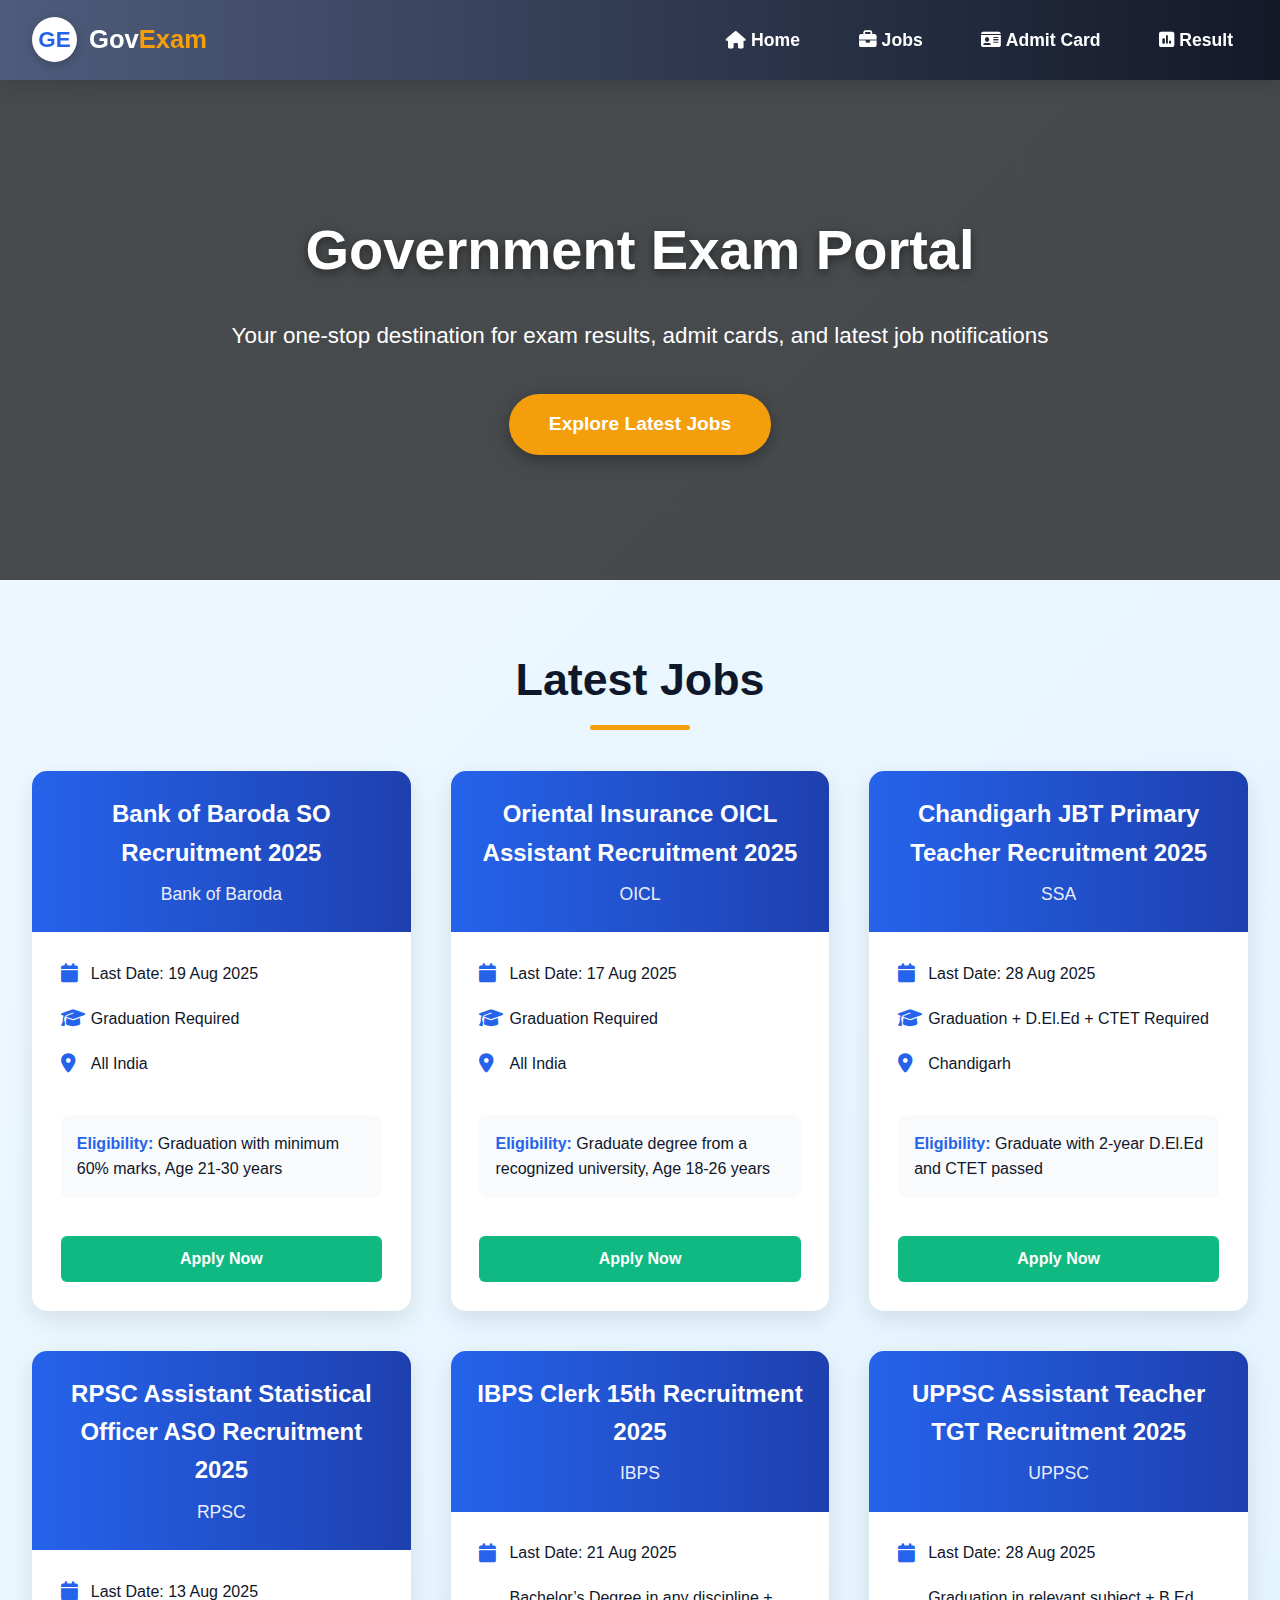
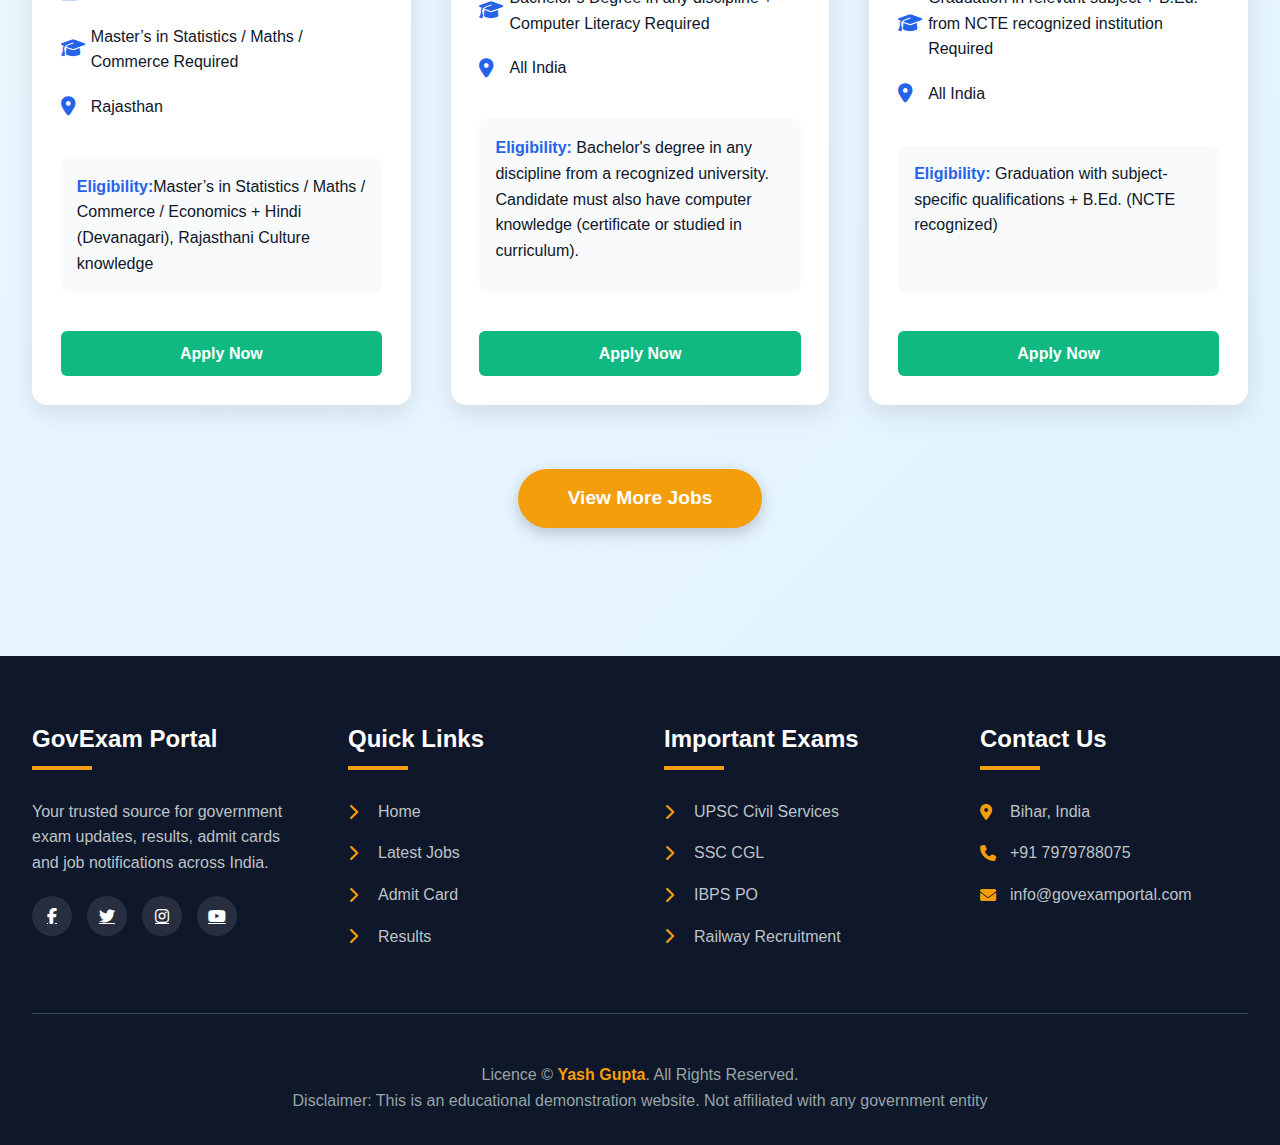
<file: index.html>
<!DOCTYPE html>
<html lang="en">
<head>
    <meta charset="UTF-8">
    <meta name="viewport" content="width=device-width, initial-scale=1.0">
    <title>GovExam Portal | Government Exam Resources</title>
    <link rel="stylesheet" href="https://cdnjs.cloudflare.com/ajax/libs/font-awesome/6.4.0/css/all.min.css">
 <link rel="stylesheet" href="home.css">
   
</head>

<body>
    <!-- Header Section -->
    <header>
        <div class="logo-container">
            <div class="logo">GE</div>
            <div class="logo-text">Gov<span>Exam</span> </div>
        </div>
        
        <button class="toggle-btn" id="toggleBtn">
            <i class="fas fa-bars"></i>
        </button>
        
        <div class="nav-container" id="navContainer">
            <ul class="nav-links">
                <li><a href="home.html"><i class="fas fa-home"></i> Home</a></li>
                <li><a href="job.html"><i class="fas fa-briefcase"></i> Jobs</a></li>
                <li><a href="admit.html"><i class="fas fa-id-card"></i> Admit Card</a></li>
                <li><a href="result.html"><i class="fas fa-poll"></i> Result</a></li>
            </ul>
        </div>
    </header>

    <!-- Hero Section -->
    <section class="hero">
        <div class="hero-content">
            <h1>Government Exam Portal</h1>
            <p>Your one-stop destination for exam results, admit cards, and latest job notifications</p>
            <a href="job.html" class="cta-button">Explore Latest Jobs</a>
        </div>
    </section>

    <!-- Latest Jobs Section -->
    <section class="section-container">
        <h2 class="section-title">Latest Jobs</h2>
        
        <div class="jobs-container">
            <!-- Job Card 1 -->
            <div class="job-card">
                <div class="job-header">
                    <h3 class="job-title">Bank of Baroda SO Recruitment 2025</h3>
                    <p class="job-org">Bank of Baroda</p>
                </div>
                <div class="job-body">
                    <div class="job-detail">
                        <i class="fas fa-calendar"></i>
                        <span>Last Date: 19 Aug 2025</span>
                    </div>
                    <div class="job-detail">
                        <i class="fas fa-graduation-cap"></i>
                        <span>Graduation Required</span>
                    </div>
                    <div class="job-detail">
                        <i class="fas fa-map-marker-alt"></i>
                        <span>All India</span>
                    </div>
                    <div class="eligibility">
                        <strong>Eligibility:</strong> Graduation with minimum 60% marks, Age 21-30 years
                    </div>
                    <div class="job-actions">
                        <a href="https://www.bankofbaroda.in" class="btn apply-btn">Apply Now</a>
                        <!-- <a href="more.html" class="btn more-btn">More Info</a> -->
                    </div>
                </div>
            </div>
            
            <!-- Job Card 2 -->
            <div class="job-card">
                <div class="job-header">
                    <h3 class="job-title">Oriental Insurance OICL Assistant Recruitment 2025</h3>
                    <p class="job-org">OICL</p>
                </div>
                <div class="job-body">
                    <div class="job-detail">
                        <i class="fas fa-calendar"></i>
                        <span>Last Date: 17 Aug 2025</span>
                    </div>
                    <div class="job-detail">
                        <i class="fas fa-graduation-cap"></i>
                        <span>Graduation Required</span>
                    </div>
                    <div class="job-detail">
                        <i class="fas fa-map-marker-alt"></i>
                        <span>All India</span>
                    </div>
                    <div class="eligibility">
                        <strong>Eligibility:</strong> Graduate degree from a recognized university, Age 18-26 years
                    </div>
                    <div class="job-actions">
                        <a href="https://orientalinsurance.org.in" class="btn apply-btn">Apply Now</a>
                        <!-- <a href="#" class="btn more-btn">More Info</a> -->
                    </div>
                </div>
            </div>
            
            <!-- Job Card 3 -->
            <div class="job-card">
                <div class="job-header">
                    <h3 class="job-title">Chandigarh JBT Primary Teacher Recruitment 2025</h3>
                    <p class="job-org">SSA</p>
                </div>
                <div class="job-body">
                    <div class="job-detail">
                        <i class="fas fa-calendar"></i>
                        <span>Last Date: 28 Aug 2025</span>
                    </div>
                    <div class="job-detail">
                        <i class="fas fa-graduation-cap"></i>
                        <span>Graduation + D.El.Ed + CTET Required</span>
                    </div>
                    <div class="job-detail">
                        <i class="fas fa-map-marker-alt"></i>
                        <span>Chandigarh</span>
                    </div>
                    <div class="eligibility">
                        <strong>Eligibility:</strong> Graduate with 2-year D.El.Ed and CTET passed
                    </div>
                    <div class="job-actions">
                        <a href="https://ssachd.nic.in" class="btn apply-btn">Apply Now</a>
                        <!-- <a href="#" class="btn more-btn">More Info</a> -->
                    </div>
                </div>
            </div>
            
            <!-- Job Card 4 -->
            <div class="job-card">
                <div class="job-header">
                    <h3 class="job-title">RPSC Assistant Statistical Officer ASO Recruitment 2025</h3>
                    <p class="job-org">RPSC</p>
                </div>
                <div class="job-body">
                    <div class="job-detail">
                        <i class="fas fa-calendar"></i>
                        <span>Last Date: 13 Aug 2025</span>
                    </div>
                    <div class="job-detail">
                        <i class="fas fa-graduation-cap"></i>
                        <span>Master’s in Statistics / Maths / Commerce Required</span>
                    </div>
                    <div class="job-detail">
                        <i class="fas fa-map-marker-alt"></i>
                        <span>Rajasthan</span>
                    </div>
                    <div class="eligibility">
                        <strong>Eligibility:</strong>Master’s in Statistics / Maths / Commerce / Economics + Hindi (Devanagari), Rajasthani Culture knowledge
                    </div>
                    <div class="job-actions">
                        <a href="https://rpsc.rajasthan.gov.in" class="btn apply-btn">Apply Now</a>
                        <!-- <a href="#" class="btn more-btn">More Info</a> -->
                    </div>
                </div>
            </div>

         <!-- card 5 -->
          <div class="job-card">
                <div class="job-header">
                    <h3 class="job-title">IBPS Clerk 15th Recruitment 2025</h3>
                    <p class="job-org">IBPS</p>
                </div>
                <div class="job-body">
                    <div class="job-detail">
                        <i class="fas fa-calendar"></i>
                        <span>Last Date: 21 Aug 2025</span>
                    </div>
                    <div class="job-detail">
                        <i class="fas fa-graduation-cap"></i>
                        <span>Bachelor’s Degree in any discipline + Computer Literacy Required</span>
                    </div>
                    <div class="job-detail">
                        <i class="fas fa-map-marker-alt"></i>
                        <span>All India</span>
                    </div>
                    <div class="eligibility">
                        <strong>Eligibility:</strong> Bachelor's degree in any discipline from a recognized university. Candidate must also have computer knowledge (certificate or studied in curriculum).
                    </div>
                    <div class="job-actions">
                        <a href="https://www.ibps.in" class="btn apply-btn">Apply Now</a>
                        <!-- <a href="#" class="btn more-btn">More Info</a> -->
                    </div>
                </div>
            </div>
        
            <!-- card 6 -->

            <div class="job-card">
                <div class="job-header">
                    <h3 class="job-title">UPPSC Assistant Teacher TGT Recruitment 2025</h3>
                    <p class="job-org">UPPSC</p>
                </div>
                <div class="job-body">
                    <div class="job-detail">
                        <i class="fas fa-calendar"></i>
                        <span>Last Date: 28 Aug 2025</span>
                    </div>
                    <div class="job-detail">
                        <i class="fas fa-graduation-cap"></i>
                        <span>Graduation in relevant subject + B.Ed. from NCTE recognized institution Required</span>
                    </div>
                    <div class="job-detail">
                        <i class="fas fa-map-marker-alt"></i>
                        <span>All India</span>
                    </div>
                    <div class="eligibility">
                        <strong>Eligibility:</strong> Graduation with subject-specific qualifications + B.Ed. (NCTE recognized)
                    </div>
                    <div class="job-actions">
                        <a href="https://uppsc.up.nic.in" class="btn apply-btn">Apply Now</a>
                        <!-- <a href="#" class="btn more-btn">More Info</a> -->
                    </div>
                </div>
            </div>
            

           
        
        </div>
        
        <div class="view-more">
            <a href="job.html" class="btn view-more-btn">View More Jobs</a>
        </div>
    </section>

    <!-- Footer -->
    <footer>
        <div class="footer-container">
            <div class="footer-col">
                <h3>GovExam Portal</h3>
                <p>Your trusted source for government exam updates, results, admit cards and job notifications across India.</p>
                <div class="social-links">
                    <a href="#"><i class="fab fa-facebook-f"></i></a>
                    <a href="#"><i class="fab fa-twitter"></i></a>
                    <a href="#"><i class="fab fa-instagram"></i></a>
                    <a href="#"><i class="fab fa-youtube"></i></a>
                </div>
            </div>
            
            <div class="footer-col">
                <h3>Quick Links</h3>
                <ul>
                    <li><i class="fas fa-chevron-right"></i><a href="home.html">Home</a></li>
                    <li><i class="fas fa-chevron-right"></i><a href="job.html">Latest Jobs</a></li>
                    <li><i class="fas fa-chevron-right"></i><a href="admit.html">Admit Card</a></li>
                    <li><i class="fas fa-chevron-right"></i><a href="result.html">Results</a></li>
                </ul>
            </div>
            
            <div class="footer-col">
                <h3>Important Exams</h3>
                <ul>
                    <li><i class="fas fa-chevron-right"></i><a href="#">UPSC Civil Services</a></li>
                    <li><i class="fas fa-chevron-right"></i><a href="#">SSC CGL</a></li>
                    <li><i class="fas fa-chevron-right"></i><a href="#">IBPS PO</a></li>
                    <li><i class="fas fa-chevron-right"></i><a href="#">Railway Recruitment</a></li>
                </ul>
            </div>
            
            <div class="footer-col">
                <h3>Contact Us</h3>
                <ul>
                    <li><i class="fas fa-map-marker-alt"></i> Bihar, India</li>
                    <li><i class="fas fa-phone"></i> +91 7979788075</li>
                    <li><i class="fas fa-envelope"></i> info@govexamportal.com</li>
                </ul>
            </div>
        </div>
        
        <div class="copyright">
            <p>Licence © <strong>Yash Gupta</strong>. All Rights Reserved.</p>
            <p>Disclaimer: This is an educational demonstration website. Not affiliated with any government entity</p>
        </div>
    </footer>

<script src="home.js"></script>
</body>

</html>
</file>
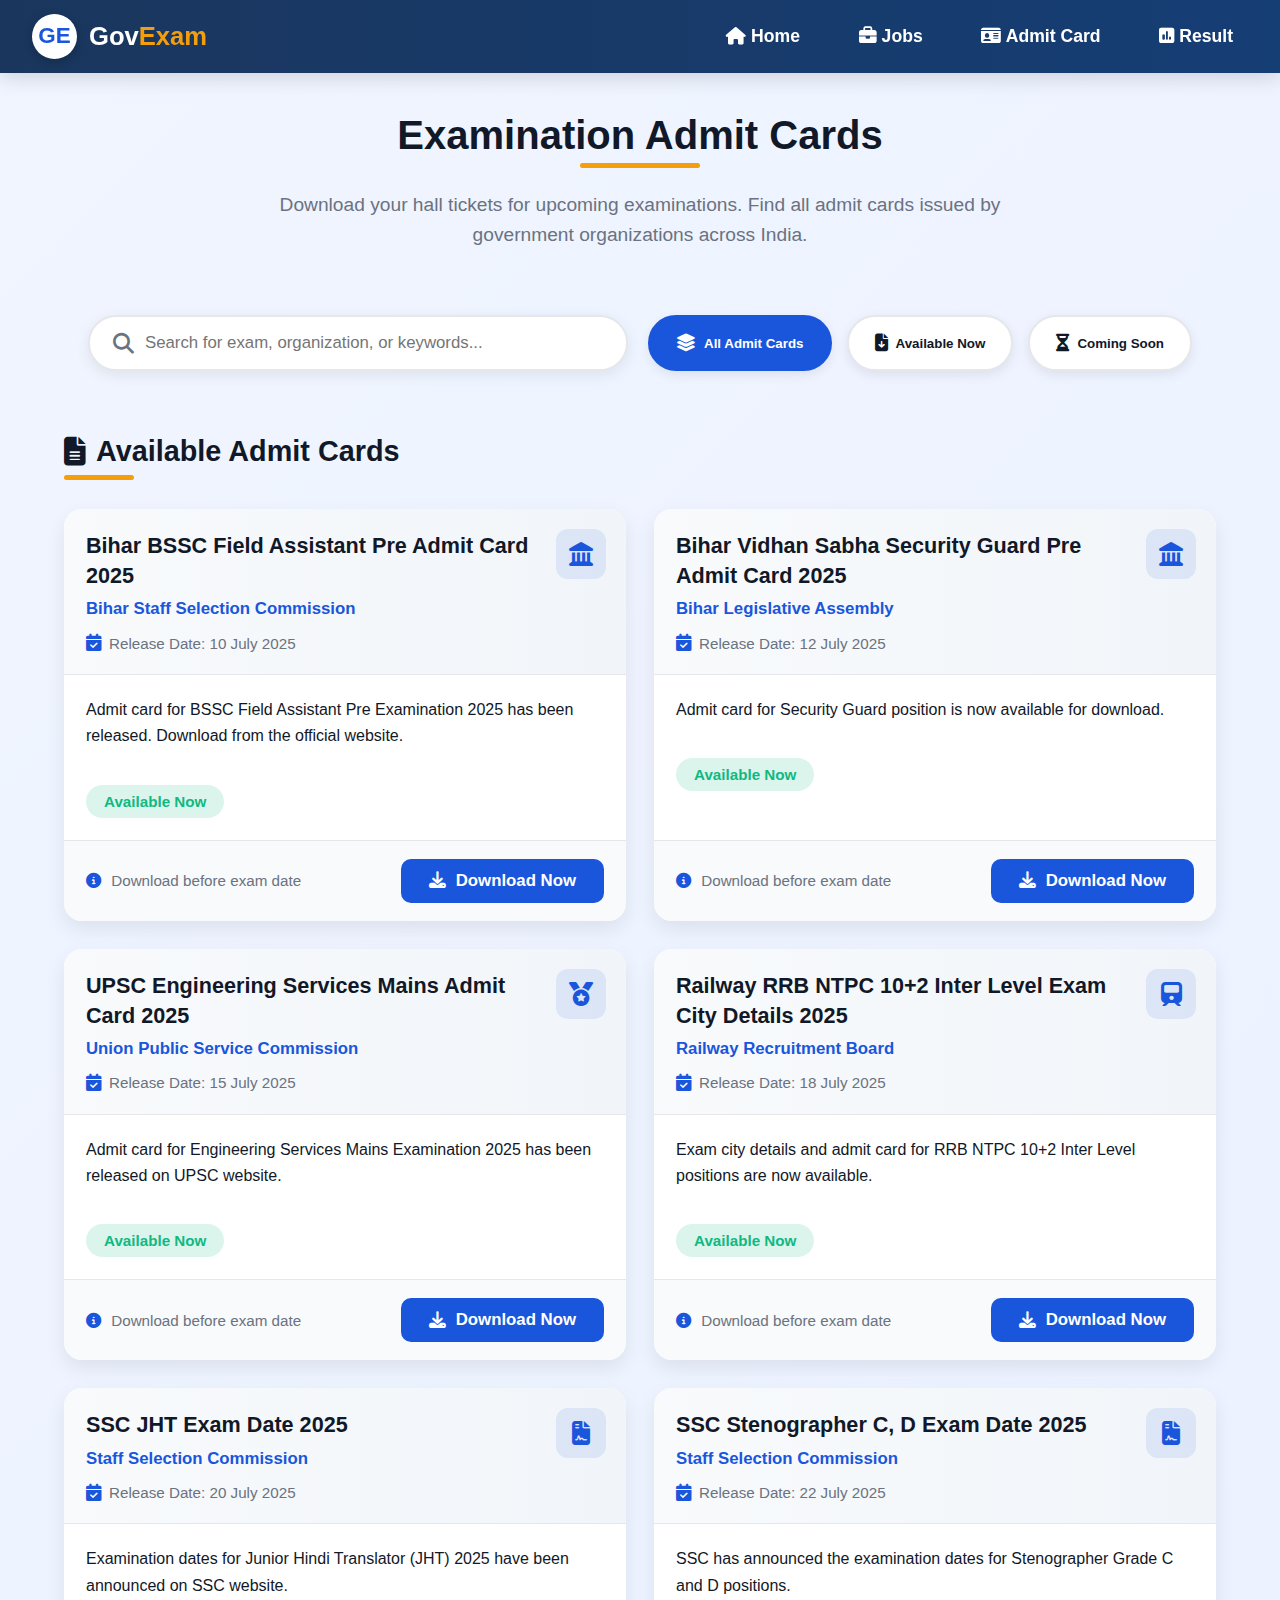
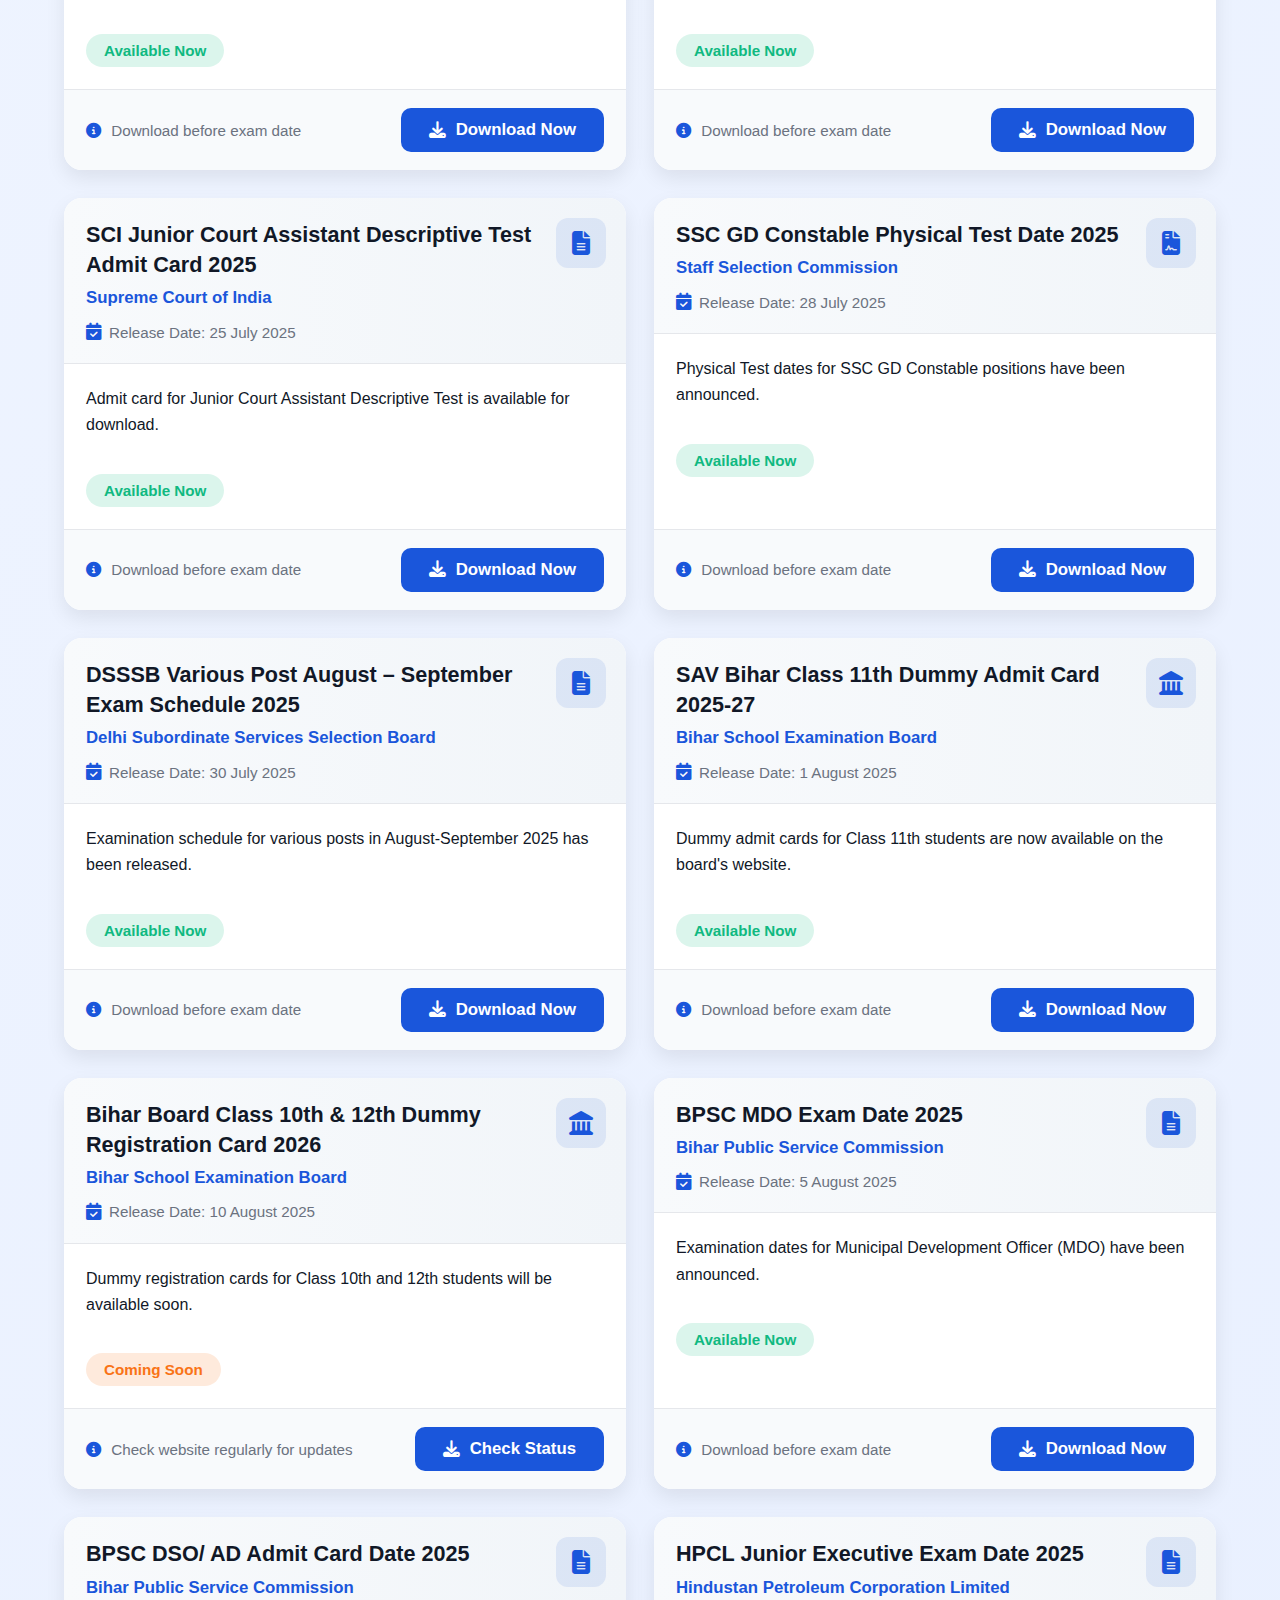
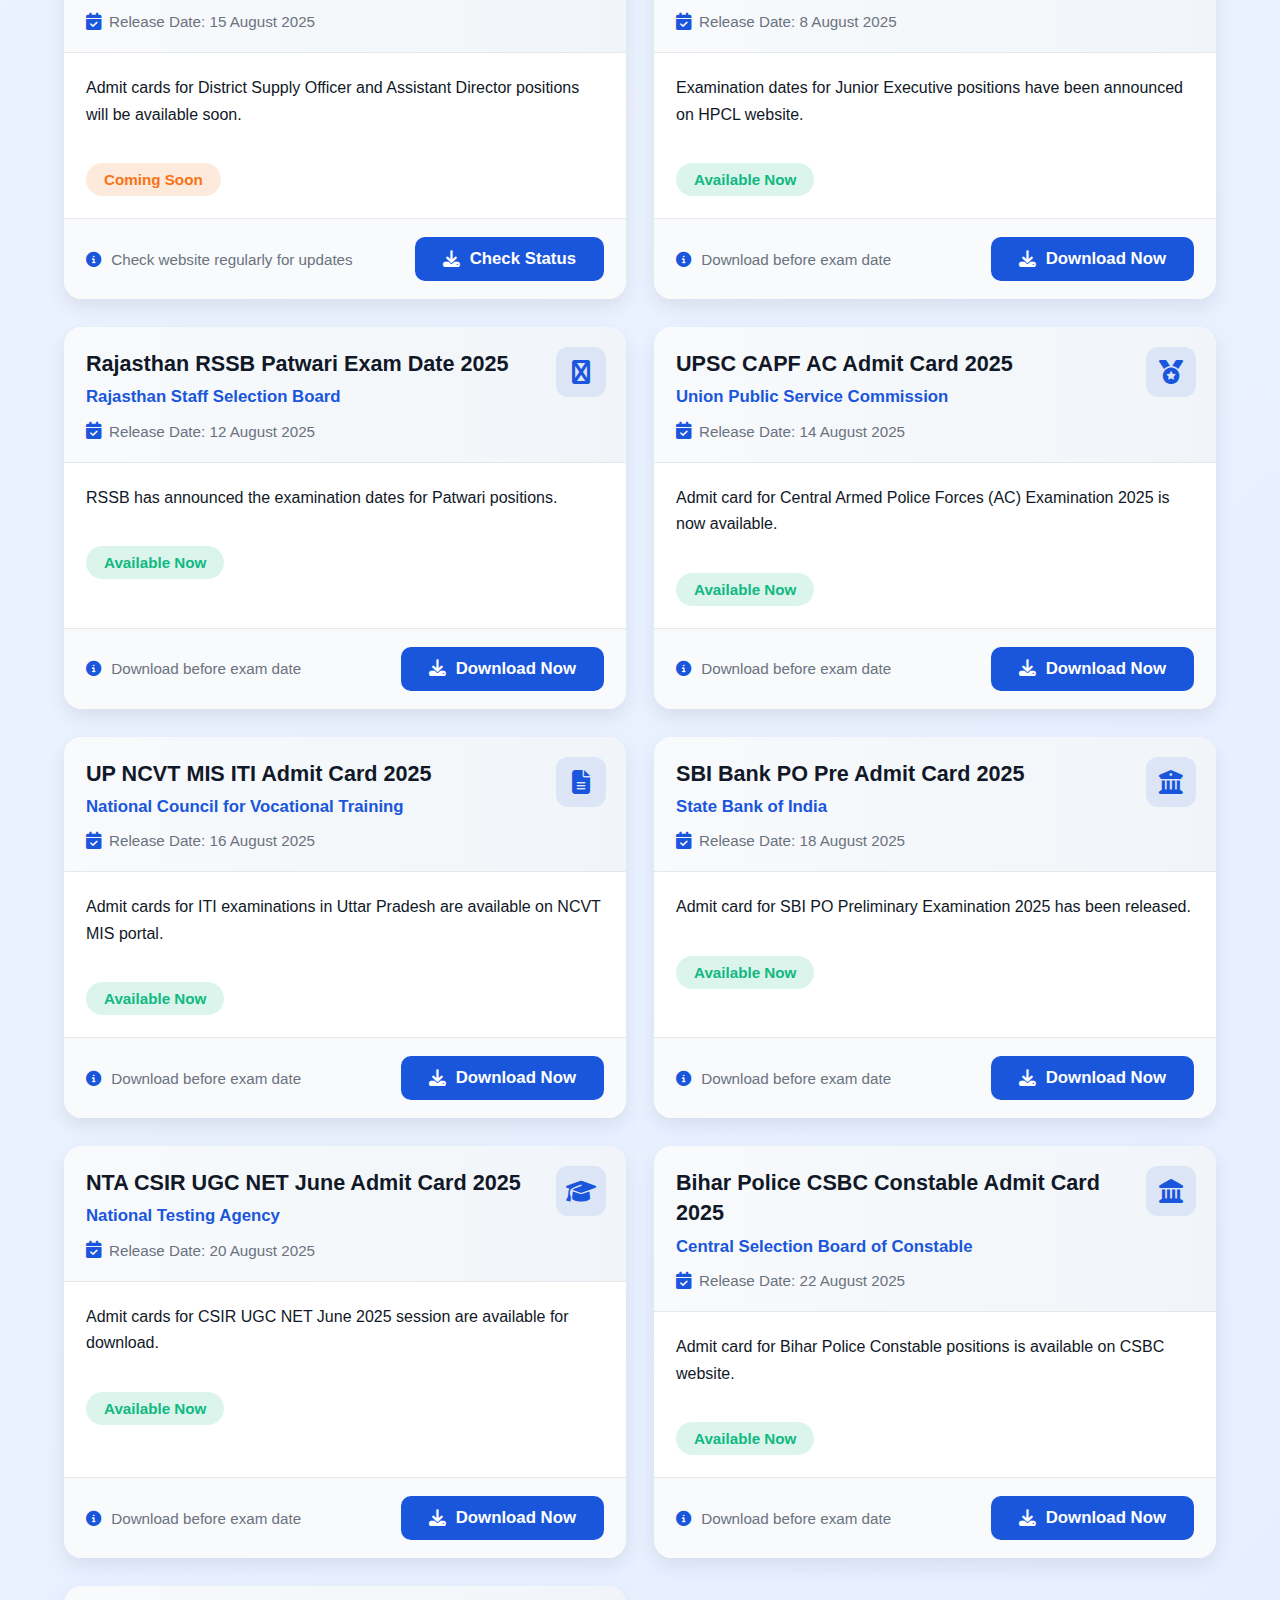
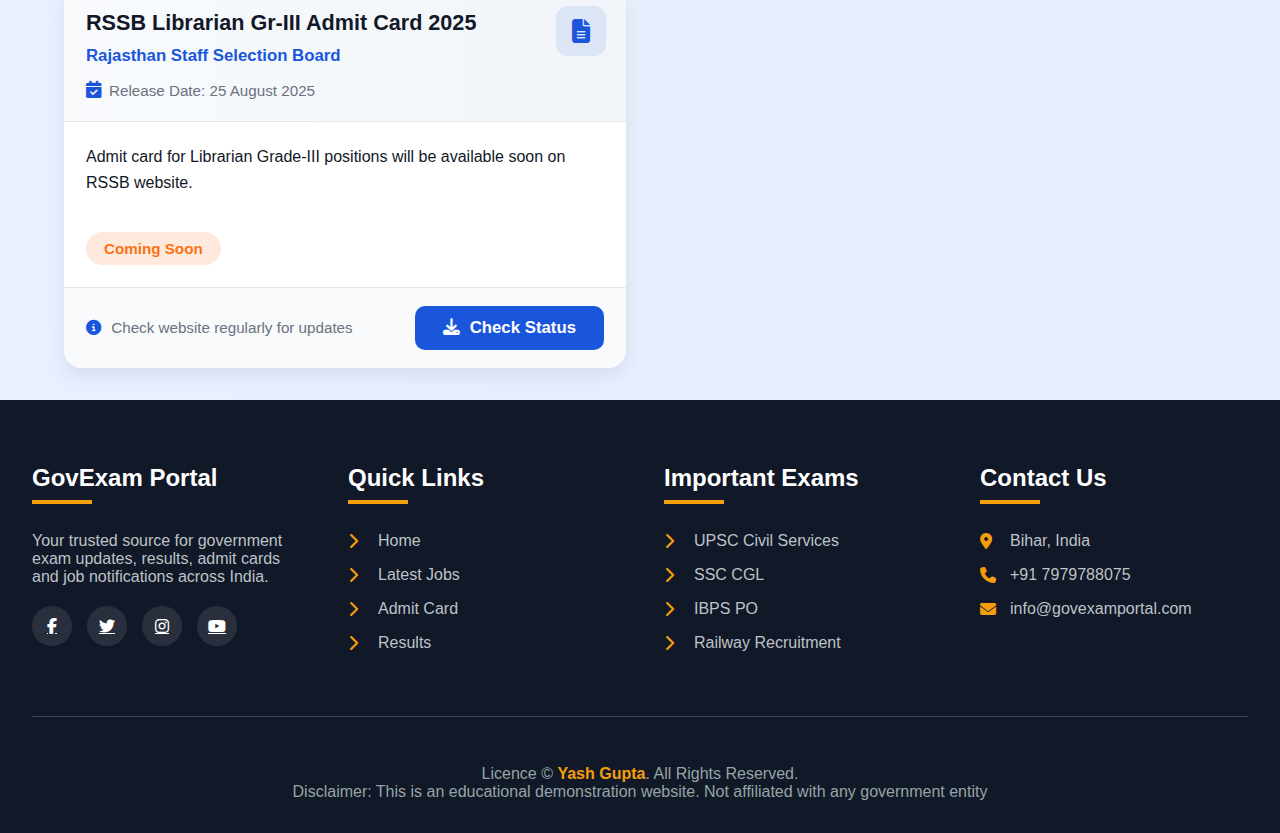
<file: admit.html>
<!DOCTYPE html>
<html lang="en">
<head>
    <meta charset="UTF-8">
    <meta name="viewport" content="width=device-width, initial-scale=1.0">
    <title>Admit Card Portal - Examination Hall Tickets</title>
    <link rel="stylesheet" href="https://cdnjs.cloudflare.com/ajax/libs/font-awesome/6.4.0/css/all.min.css">
 <link rel="stylesheet" href="admit.css">
</head>
<body>
    <header>
        <div class="logo-container">
            <div class="logo">GE</div>
            <div class="logo-text">Gov<span>Exam</span> </div>
        </div>
        
        <button class="toggle-btn" id="toggleBtn">
            <i class="fas fa-bars"></i>
        </button>
        
        <div class="nav-container" id="navContainer">
            <ul class="nav-links">
                <li><a href="index.html"><i class="fas fa-home"></i> Home</a></li>
                <li><a href="job.html"><i class="fas fa-briefcase"></i> Jobs</a></li>
                <li><a href="admit.html" class="active"><i class="fas fa-id-card"></i> Admit Card</a></li>
                <li><a href="result.html"><i class="fas fa-poll"></i> Result</a></li>
            </ul>
        </div>
    </header>

    <main class="container">
        <div class="page-header">
            <h1 class="page-title">Examination Admit Cards</h1>
            <p class="page-subtitle">Download your hall tickets for upcoming examinations. Find all admit cards issued by government organizations across India.</p>
        </div>

        <div class="controls">
            <div class="search-box">
                <i class="fas fa-search"></i>
                <input type="text" id="searchInput" placeholder="Search for exam, organization, or keywords...">
            </div>
            <div class="filter-controls">
                <button class="filter-btn active" data-filter="all">
                    <i class="fas fa-layer-group"></i> All Admit Cards
                </button>
                <button class="filter-btn" data-filter="out">
                    <i class="fas fa-file-download"></i> Available Now
                </button>
                <button class="filter-btn" data-filter="pending">
                    <i class="fas fa-hourglass-half"></i> Coming Soon
                </button>
            </div>
        </div>

        <h2 class="section-title">
            <i class="fas fa-file-alt"></i> Available Admit Cards
        </h2>
        
        <div class="admit-cards-container" id="admitCardsContainer">
            <!-- Admit cards will be dynamically inserted here -->
        </div>
    </main>

    <footer>
        <div class="footer-container">
            <div class="footer-col">
                <h3>GovExam Portal</h3>
                <p>Your trusted source for government exam updates, results, admit cards and job notifications across India.</p>
                <div class="social-links">
                    <a href="#"><i class="fab fa-facebook-f"></i></a>
                    <a href="#"><i class="fab fa-twitter"></i></a>
                    <a href="#"><i class="fab fa-instagram"></i></a>
                    <a href="#"><i class="fab fa-youtube"></i></a>
                </div>
            </div>
            
            <div class="footer-col">
                <h3>Quick Links</h3>
                <ul>
                    <li><i class="fas fa-chevron-right"></i><a href="index.html">Home</a></li>
                    <li><i class="fas fa-chevron-right"></i><a href="job.html">Latest Jobs</a></li>
                    <li><i class="fas fa-chevron-right"></i><a href="admit.html">Admit Card</a></li>
                    <li><i class="fas fa-chevron-right"></i><a href="result.html">Results</a></li>
                </ul>
            </div>
            
            <div class="footer-col">
                <h3>Important Exams</h3>
                <ul>
                    <li><i class="fas fa-chevron-right"></i><a href="#">UPSC Civil Services</a></li>
                    <li><i class="fas fa-chevron-right"></i><a href="#">SSC CGL</a></li>
                    <li><i class="fas fa-chevron-right"></i><a href="#">IBPS PO</a></li>
                    <li><i class="fas fa-chevron-right"></i><a href="#">Railway Recruitment</a></li>
                </ul>
            </div>
            
            <div class="footer-col">
                <h3>Contact Us</h3>
                <ul>
                    <li><i class="fas fa-map-marker-alt"></i> Bihar, India</li>
                    <li><i class="fas fa-phone"></i> +91 7979788075</li>
                    <li><i class="fas fa-envelope"></i> info@govexamportal.com</li>
                </ul>
            </div>
        </div>
        
        <div class="copyright">
            <p>Licence © <strong>Yash Gupta</strong>. All Rights Reserved.</p>
            <p>Disclaimer: This is an educational demonstration website. Not affiliated with any government entity</p>
        </div>
    </footer>

  <script src="admit.js"></script>
</body>

</html>
</file>
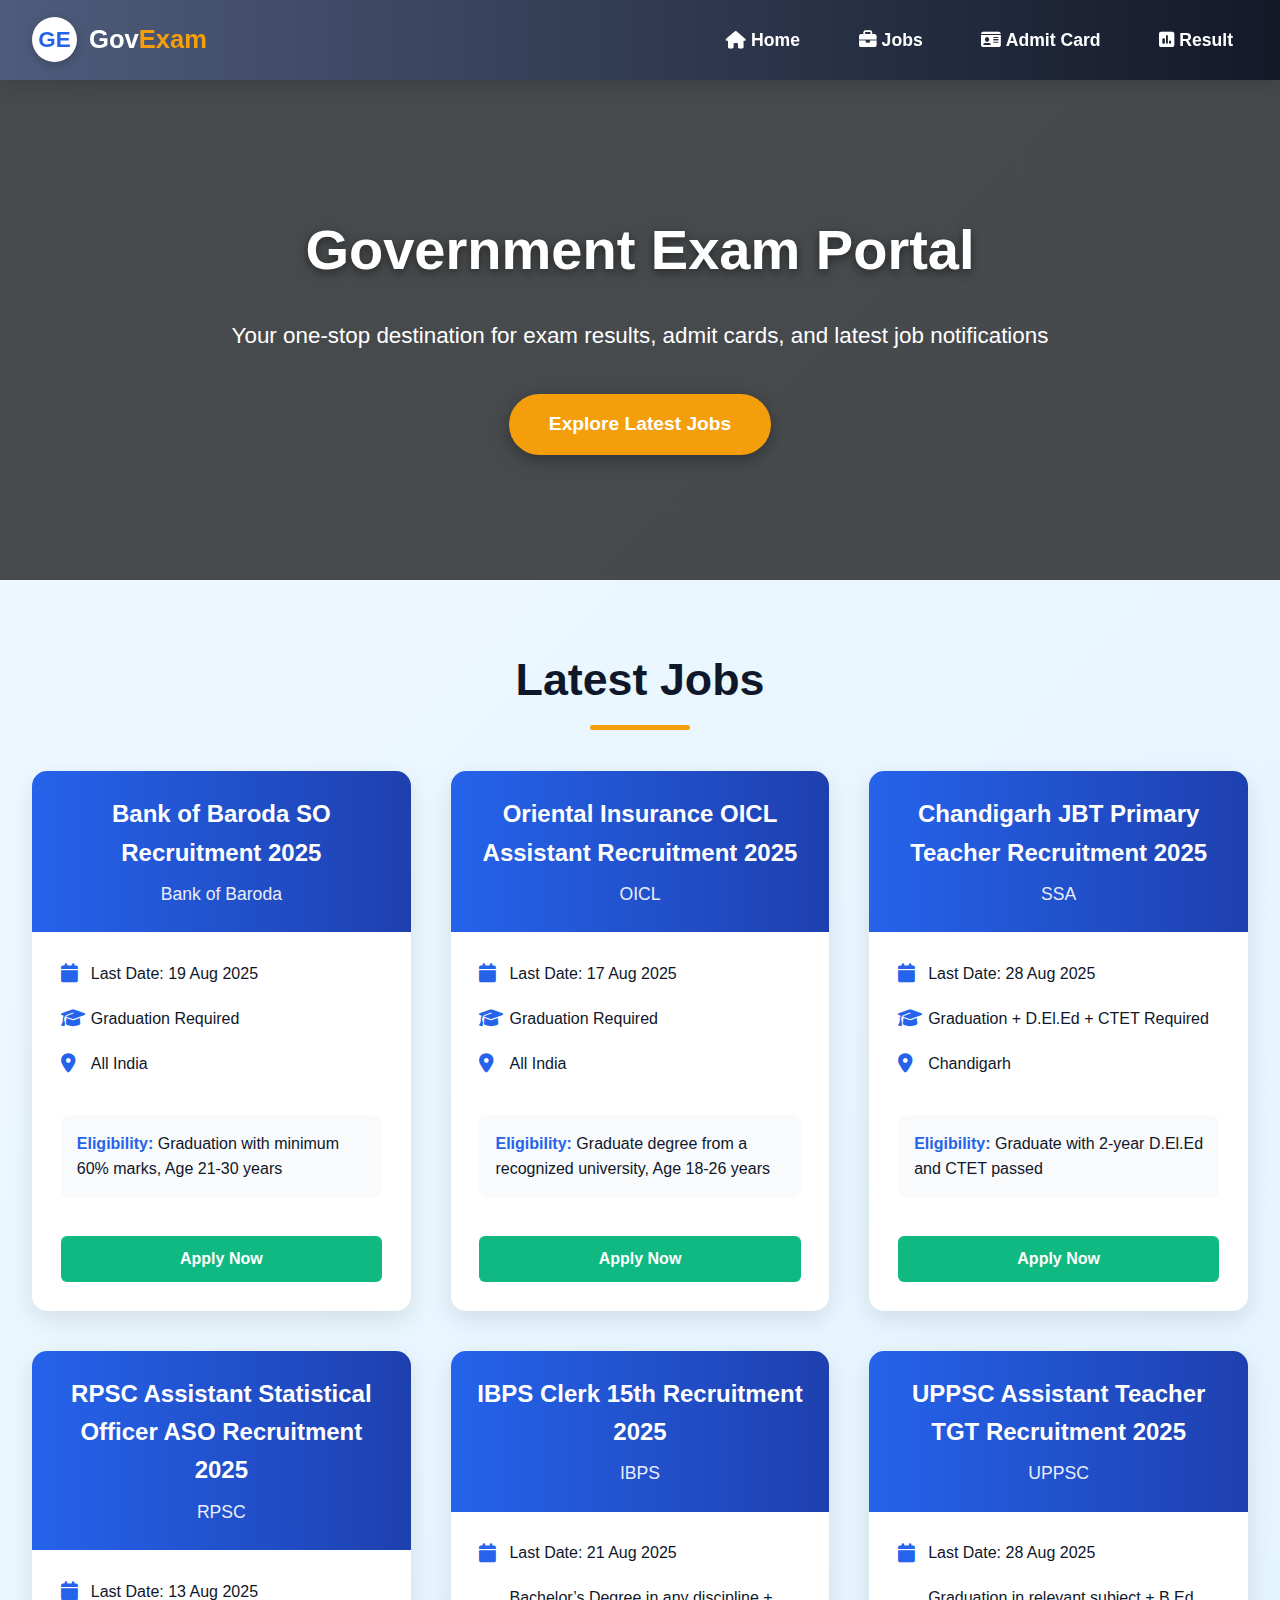
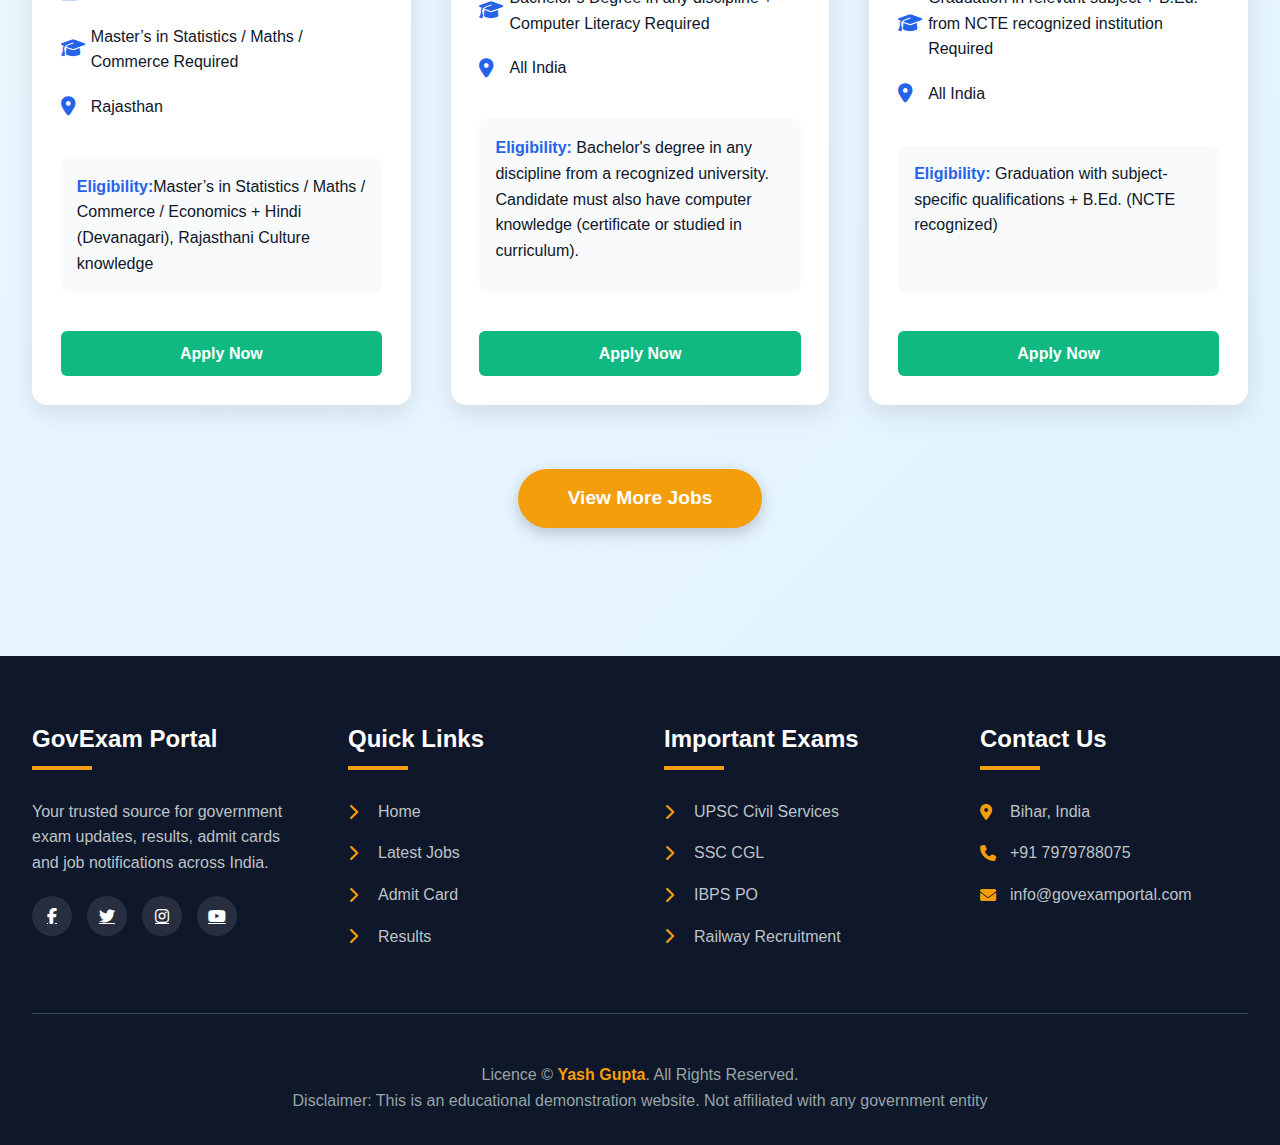
<file: home.html>
<!DOCTYPE html>
<html lang="en">
<head>
    <meta charset="UTF-8">
    <meta name="viewport" content="width=device-width, initial-scale=1.0">
    <title>GovExam Portal | Government Exam Resources</title>
    <link rel="stylesheet" href="https://cdnjs.cloudflare.com/ajax/libs/font-awesome/6.4.0/css/all.min.css">
 <link rel="stylesheet" href="home.css">
   
</head>

<body>
    <!-- Header Section -->
    <header>
        <div class="logo-container">
            <div class="logo">GE</div>
            <div class="logo-text">Gov<span>Exam</span> </div>
        </div>
        
        <button class="toggle-btn" id="toggleBtn">
            <i class="fas fa-bars"></i>
        </button>
        
        <div class="nav-container" id="navContainer">
            <ul class="nav-links">
                <li><a href="home.html"><i class="fas fa-home"></i> Home</a></li>
                <li><a href="job.html"><i class="fas fa-briefcase"></i> Jobs</a></li>
                <li><a href="admit.html"><i class="fas fa-id-card"></i> Admit Card</a></li>
                <li><a href="result.html"><i class="fas fa-poll"></i> Result</a></li>
            </ul>
        </div>
    </header>

    <!-- Hero Section -->
    <section class="hero">
        <div class="hero-content">
            <h1>Government Exam Portal</h1>
            <p>Your one-stop destination for exam results, admit cards, and latest job notifications</p>
            <a href="job.html" class="cta-button">Explore Latest Jobs</a>
        </div>
    </section>

    <!-- Latest Jobs Section -->
    <section class="section-container">
        <h2 class="section-title">Latest Jobs</h2>
        
        <div class="jobs-container">
            <!-- Job Card 1 -->
            <div class="job-card">
                <div class="job-header">
                    <h3 class="job-title">Bank of Baroda SO Recruitment 2025</h3>
                    <p class="job-org">Bank of Baroda</p>
                </div>
                <div class="job-body">
                    <div class="job-detail">
                        <i class="fas fa-calendar"></i>
                        <span>Last Date: 19 Aug 2025</span>
                    </div>
                    <div class="job-detail">
                        <i class="fas fa-graduation-cap"></i>
                        <span>Graduation Required</span>
                    </div>
                    <div class="job-detail">
                        <i class="fas fa-map-marker-alt"></i>
                        <span>All India</span>
                    </div>
                    <div class="eligibility">
                        <strong>Eligibility:</strong> Graduation with minimum 60% marks, Age 21-30 years
                    </div>
                    <div class="job-actions">
                        <a href="https://www.bankofbaroda.in" class="btn apply-btn">Apply Now</a>
                        <!-- <a href="more.html" class="btn more-btn">More Info</a> -->
                    </div>
                </div>
            </div>
            
            <!-- Job Card 2 -->
            <div class="job-card">
                <div class="job-header">
                    <h3 class="job-title">Oriental Insurance OICL Assistant Recruitment 2025</h3>
                    <p class="job-org">OICL</p>
                </div>
                <div class="job-body">
                    <div class="job-detail">
                        <i class="fas fa-calendar"></i>
                        <span>Last Date: 17 Aug 2025</span>
                    </div>
                    <div class="job-detail">
                        <i class="fas fa-graduation-cap"></i>
                        <span>Graduation Required</span>
                    </div>
                    <div class="job-detail">
                        <i class="fas fa-map-marker-alt"></i>
                        <span>All India</span>
                    </div>
                    <div class="eligibility">
                        <strong>Eligibility:</strong> Graduate degree from a recognized university, Age 18-26 years
                    </div>
                    <div class="job-actions">
                        <a href="https://orientalinsurance.org.in" class="btn apply-btn">Apply Now</a>
                        <!-- <a href="#" class="btn more-btn">More Info</a> -->
                    </div>
                </div>
            </div>
            
            <!-- Job Card 3 -->
            <div class="job-card">
                <div class="job-header">
                    <h3 class="job-title">Chandigarh JBT Primary Teacher Recruitment 2025</h3>
                    <p class="job-org">SSA</p>
                </div>
                <div class="job-body">
                    <div class="job-detail">
                        <i class="fas fa-calendar"></i>
                        <span>Last Date: 28 Aug 2025</span>
                    </div>
                    <div class="job-detail">
                        <i class="fas fa-graduation-cap"></i>
                        <span>Graduation + D.El.Ed + CTET Required</span>
                    </div>
                    <div class="job-detail">
                        <i class="fas fa-map-marker-alt"></i>
                        <span>Chandigarh</span>
                    </div>
                    <div class="eligibility">
                        <strong>Eligibility:</strong> Graduate with 2-year D.El.Ed and CTET passed
                    </div>
                    <div class="job-actions">
                        <a href="https://ssachd.nic.in" class="btn apply-btn">Apply Now</a>
                        <!-- <a href="#" class="btn more-btn">More Info</a> -->
                    </div>
                </div>
            </div>
            
            <!-- Job Card 4 -->
            <div class="job-card">
                <div class="job-header">
                    <h3 class="job-title">RPSC Assistant Statistical Officer ASO Recruitment 2025</h3>
                    <p class="job-org">RPSC</p>
                </div>
                <div class="job-body">
                    <div class="job-detail">
                        <i class="fas fa-calendar"></i>
                        <span>Last Date: 13 Aug 2025</span>
                    </div>
                    <div class="job-detail">
                        <i class="fas fa-graduation-cap"></i>
                        <span>Master’s in Statistics / Maths / Commerce Required</span>
                    </div>
                    <div class="job-detail">
                        <i class="fas fa-map-marker-alt"></i>
                        <span>Rajasthan</span>
                    </div>
                    <div class="eligibility">
                        <strong>Eligibility:</strong>Master’s in Statistics / Maths / Commerce / Economics + Hindi (Devanagari), Rajasthani Culture knowledge
                    </div>
                    <div class="job-actions">
                        <a href="https://rpsc.rajasthan.gov.in" class="btn apply-btn">Apply Now</a>
                        <!-- <a href="#" class="btn more-btn">More Info</a> -->
                    </div>
                </div>
            </div>

         <!-- card 5 -->
          <div class="job-card">
                <div class="job-header">
                    <h3 class="job-title">IBPS Clerk 15th Recruitment 2025</h3>
                    <p class="job-org">IBPS</p>
                </div>
                <div class="job-body">
                    <div class="job-detail">
                        <i class="fas fa-calendar"></i>
                        <span>Last Date: 21 Aug 2025</span>
                    </div>
                    <div class="job-detail">
                        <i class="fas fa-graduation-cap"></i>
                        <span>Bachelor’s Degree in any discipline + Computer Literacy Required</span>
                    </div>
                    <div class="job-detail">
                        <i class="fas fa-map-marker-alt"></i>
                        <span>All India</span>
                    </div>
                    <div class="eligibility">
                        <strong>Eligibility:</strong> Bachelor's degree in any discipline from a recognized university. Candidate must also have computer knowledge (certificate or studied in curriculum).
                    </div>
                    <div class="job-actions">
                        <a href="https://www.ibps.in" class="btn apply-btn">Apply Now</a>
                        <!-- <a href="#" class="btn more-btn">More Info</a> -->
                    </div>
                </div>
            </div>
        
            <!-- card 6 -->

            <div class="job-card">
                <div class="job-header">
                    <h3 class="job-title">UPPSC Assistant Teacher TGT Recruitment 2025</h3>
                    <p class="job-org">UPPSC</p>
                </div>
                <div class="job-body">
                    <div class="job-detail">
                        <i class="fas fa-calendar"></i>
                        <span>Last Date: 28 Aug 2025</span>
                    </div>
                    <div class="job-detail">
                        <i class="fas fa-graduation-cap"></i>
                        <span>Graduation in relevant subject + B.Ed. from NCTE recognized institution Required</span>
                    </div>
                    <div class="job-detail">
                        <i class="fas fa-map-marker-alt"></i>
                        <span>All India</span>
                    </div>
                    <div class="eligibility">
                        <strong>Eligibility:</strong> Graduation with subject-specific qualifications + B.Ed. (NCTE recognized)
                    </div>
                    <div class="job-actions">
                        <a href="https://uppsc.up.nic.in" class="btn apply-btn">Apply Now</a>
                        <!-- <a href="#" class="btn more-btn">More Info</a> -->
                    </div>
                </div>
            </div>
            

           
        
        </div>
        
        <div class="view-more">
            <a href="job.html" class="btn view-more-btn">View More Jobs</a>
        </div>
    </section>

    <!-- Footer -->
    <footer>
        <div class="footer-container">
            <div class="footer-col">
                <h3>GovExam Portal</h3>
                <p>Your trusted source for government exam updates, results, admit cards and job notifications across India.</p>
                <div class="social-links">
                    <a href="#"><i class="fab fa-facebook-f"></i></a>
                    <a href="#"><i class="fab fa-twitter"></i></a>
                    <a href="#"><i class="fab fa-instagram"></i></a>
                    <a href="#"><i class="fab fa-youtube"></i></a>
                </div>
            </div>
            
            <div class="footer-col">
                <h3>Quick Links</h3>
                <ul>
                    <li><i class="fas fa-chevron-right"></i><a href="home.html">Home</a></li>
                    <li><i class="fas fa-chevron-right"></i><a href="job.html">Latest Jobs</a></li>
                    <li><i class="fas fa-chevron-right"></i><a href="admit.html">Admit Card</a></li>
                    <li><i class="fas fa-chevron-right"></i><a href="result.html">Results</a></li>
                </ul>
            </div>
            
            <div class="footer-col">
                <h3>Important Exams</h3>
                <ul>
                    <li><i class="fas fa-chevron-right"></i><a href="#">UPSC Civil Services</a></li>
                    <li><i class="fas fa-chevron-right"></i><a href="#">SSC CGL</a></li>
                    <li><i class="fas fa-chevron-right"></i><a href="#">IBPS PO</a></li>
                    <li><i class="fas fa-chevron-right"></i><a href="#">Railway Recruitment</a></li>
                </ul>
            </div>
            
            <div class="footer-col">
                <h3>Contact Us</h3>
                <ul>
                    <li><i class="fas fa-map-marker-alt"></i> Bihar, India</li>
                    <li><i class="fas fa-phone"></i> +91 7979788075</li>
                    <li><i class="fas fa-envelope"></i> info@govexamportal.com</li>
                </ul>
            </div>
        </div>
        
        <div class="copyright">
            <p>Licence © <strong>Yash Gupta</strong>. All Rights Reserved.</p>
            <p>Disclaimer: This is an educational demonstration website. Not affiliated with any government entity</p>
        </div>
    </footer>

<script src="home.js"></script>
</body>
</html>
</file>
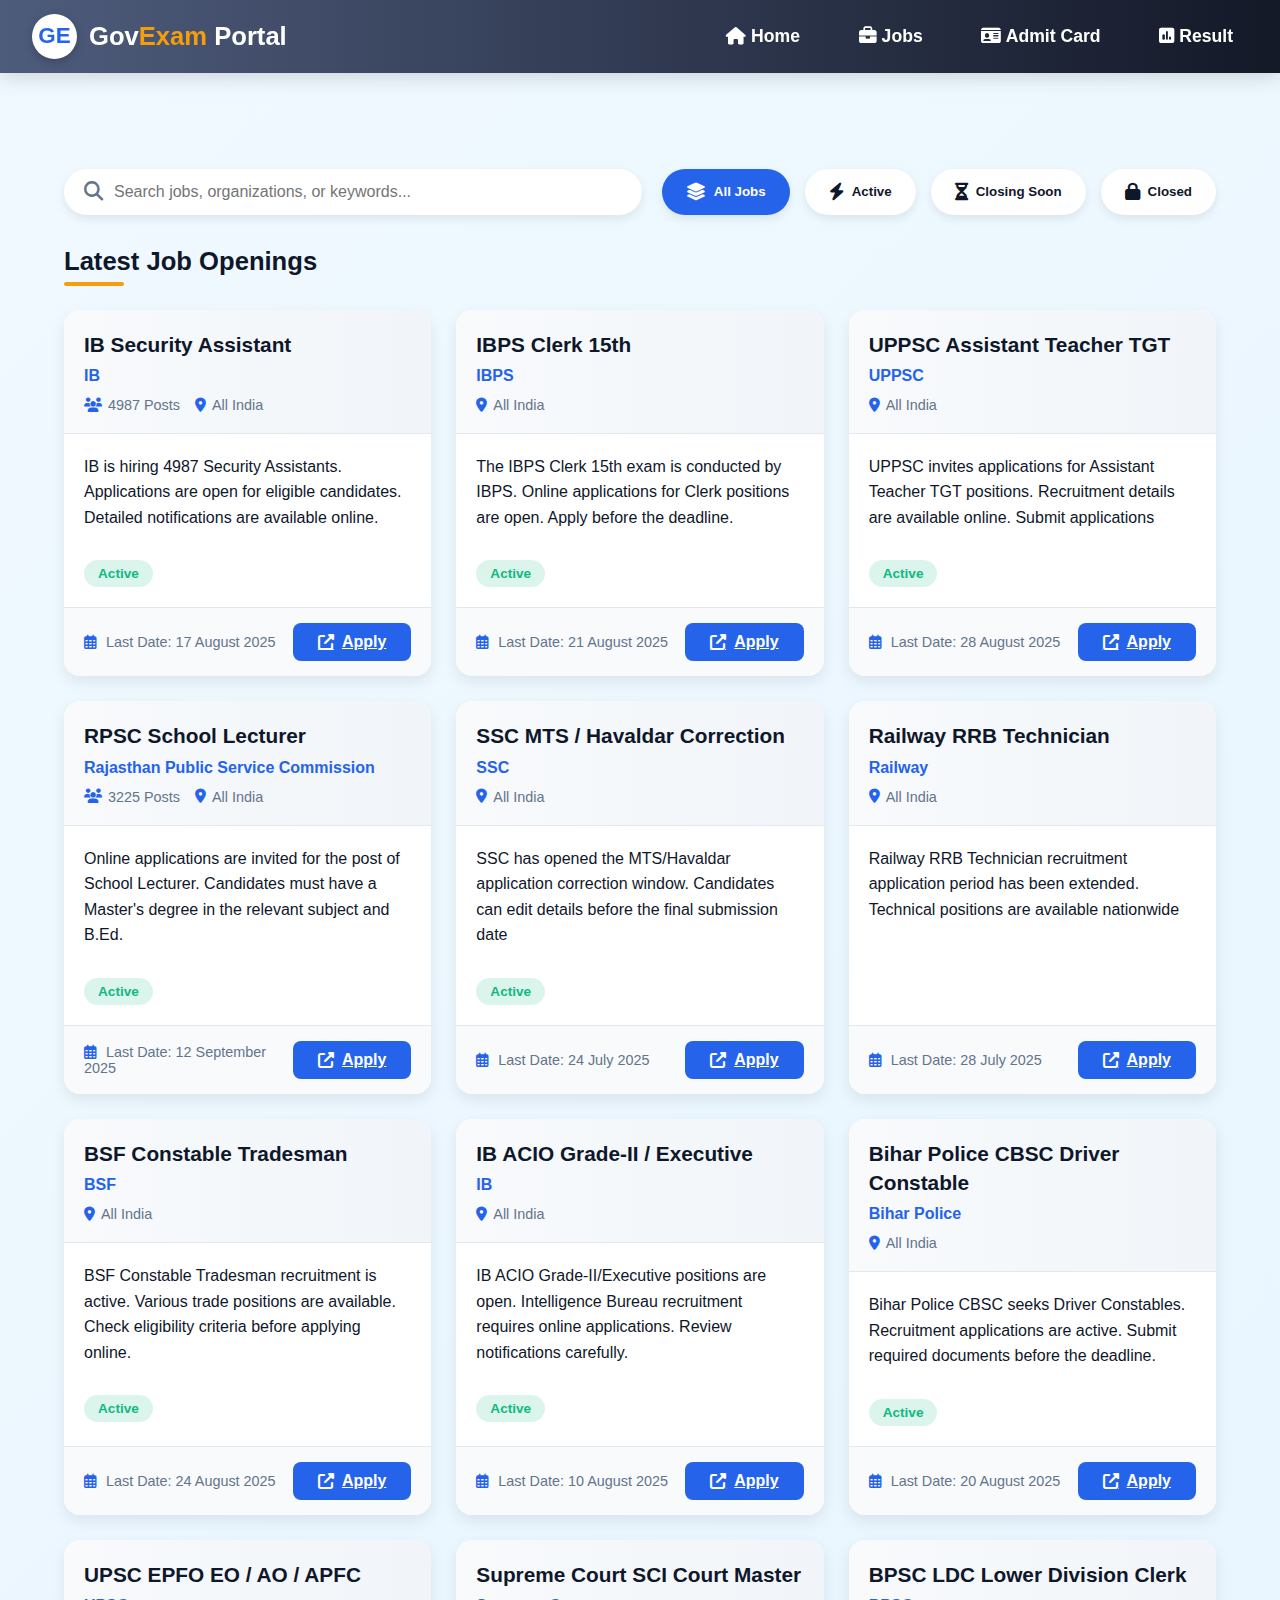
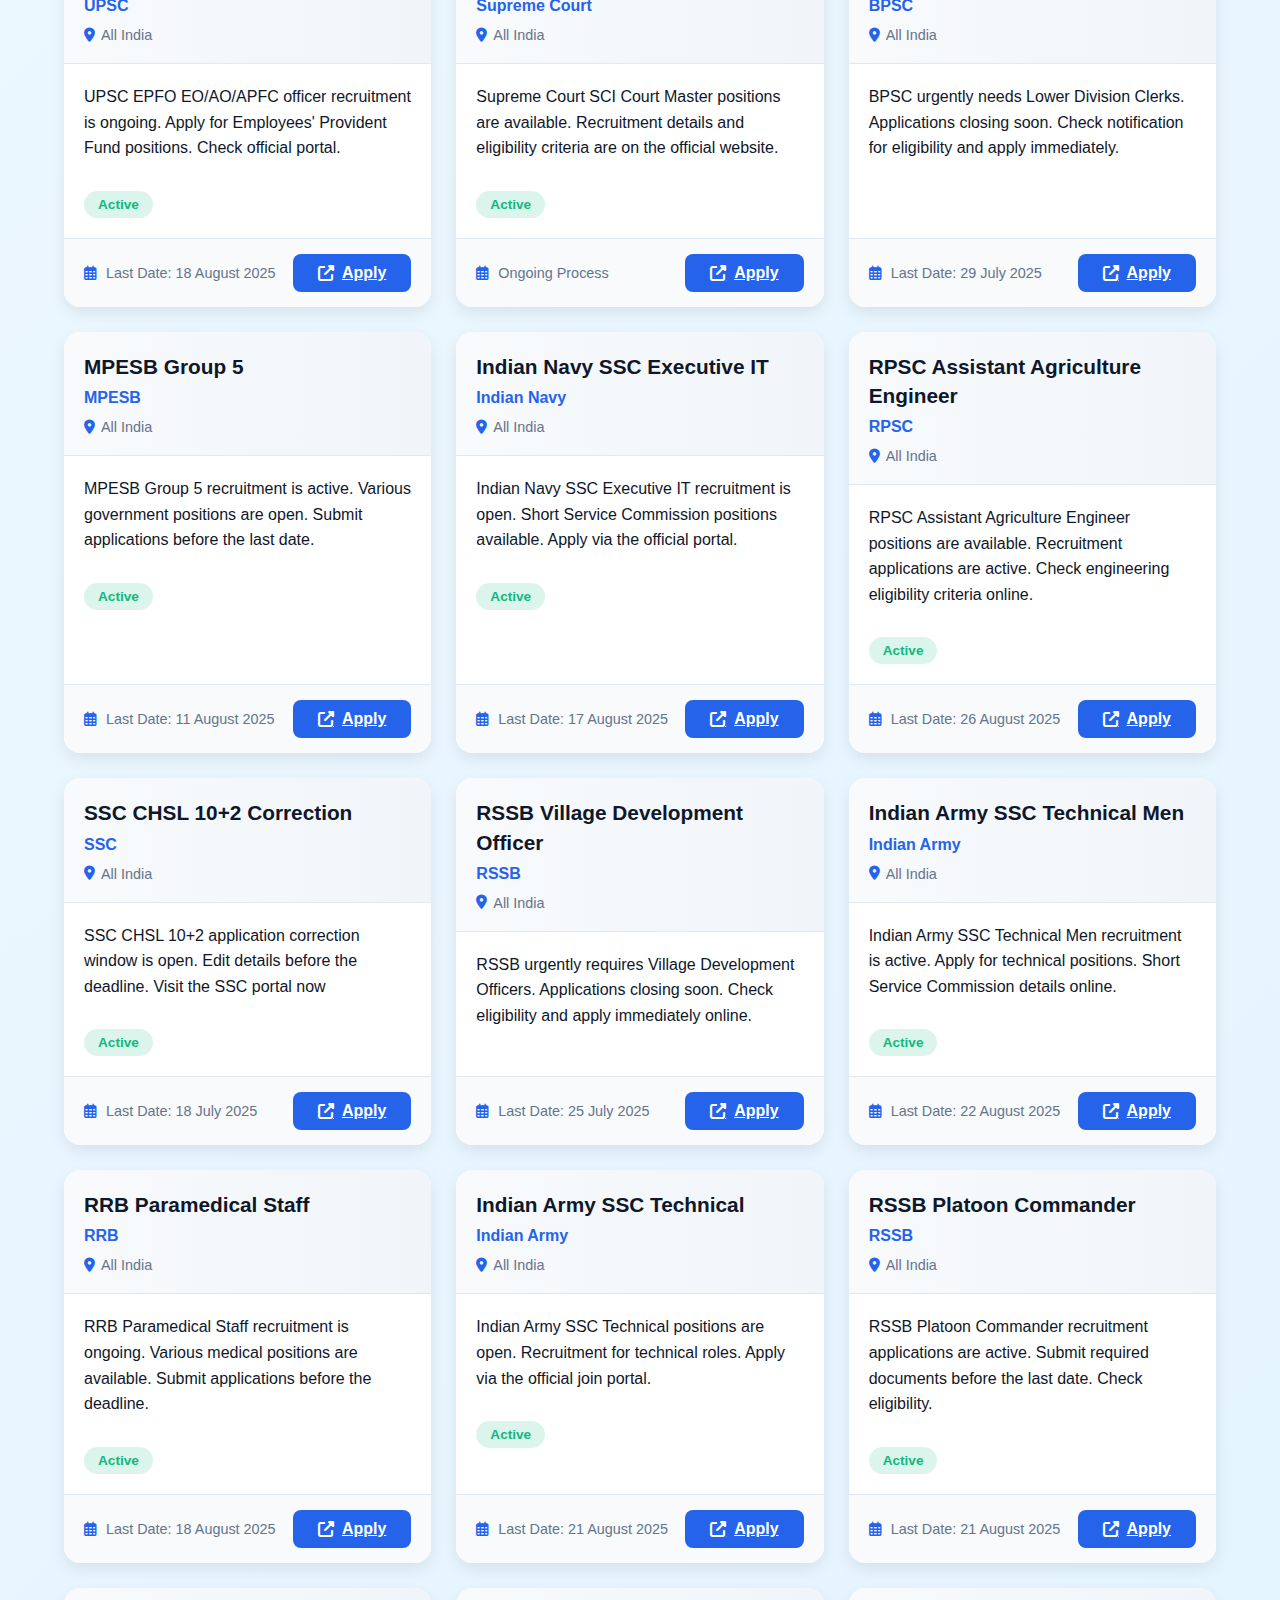
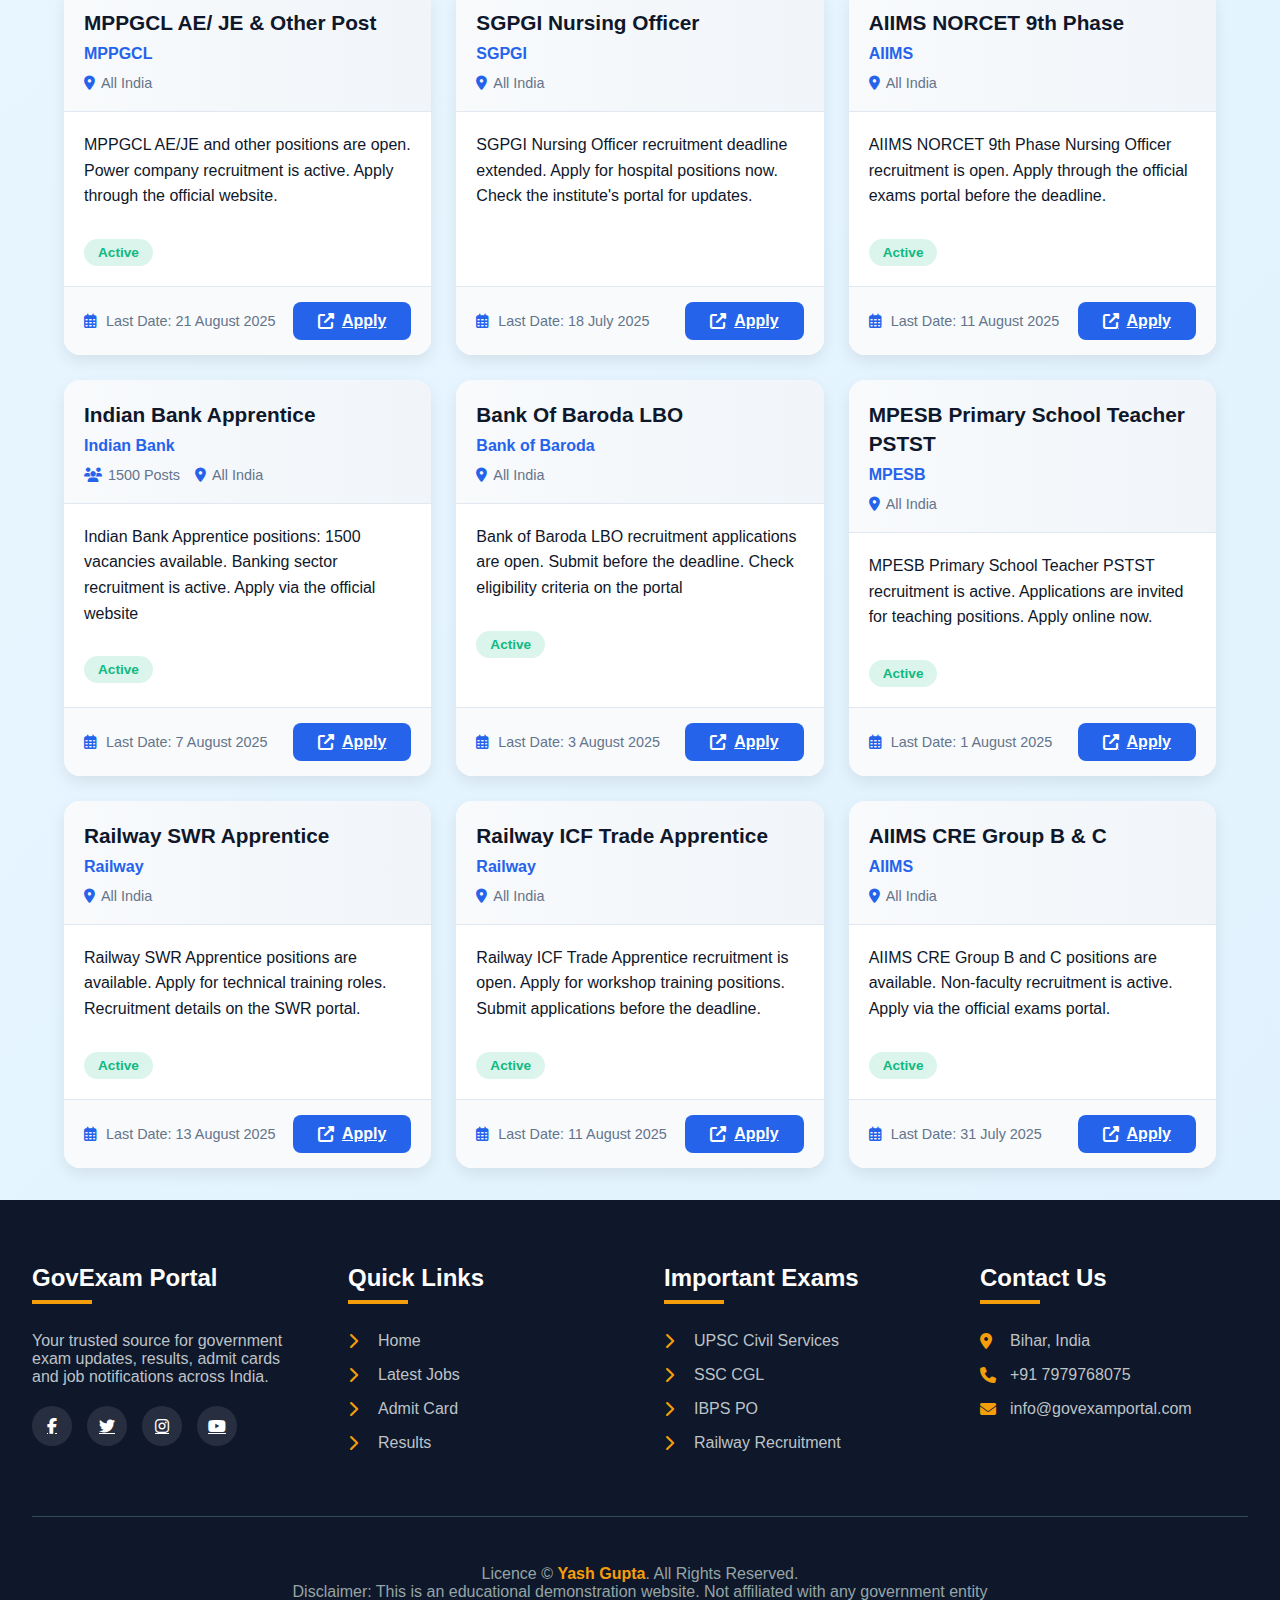
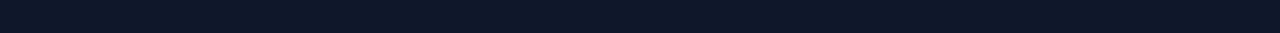
<file: job.html>
<!DOCTYPE html>
<html lang="en">
<head>
    <meta charset="UTF-8">
    <meta name="viewport" content="width=device-width, initial-scale=1.0">
    <title>GovExam Portal - Latest Jobs</title>
    <link rel="stylesheet" href="https://cdnjs.cloudflare.com/ajax/libs/font-awesome/6.4.0/css/all.min.css">
    <link rel="stylesheet" href="job.css">
</head>
<body>
    <!-- Home Page Header -->
    <header>
        <div class="logo-container">
            <div class="logo">GE</div>
            <div class="logo-text">Gov<span>Exam</span> Portal</div>
        </div>
        
        <button class="toggle-btn" id="toggleBtn">
            <i class="fas fa-bars"></i>
        </button>
        
        <div class="nav-container" id="navContainer">
            <ul class="nav-links">
                <li><a href="index.html"><i class="fas fa-home"></i> Home</a></li>
                <li><a href="job.html" class="active"><i class="fas fa-briefcase"></i> Jobs</a></li>
                <li><a href="admit.html"><i class="fas fa-id-card"></i> Admit Card</a></li>
                <li><a href="result.html"><i class="fas fa-poll"></i> Result</a></li>
            </ul>
        </div>
    </header>

    <!-- Job Page Content -->
    <main class="container">
        <div class="controls">
            <div class="search-box">
                <i class="fas fa-search"></i>
                <input type="text" id="searchInput" placeholder="Search jobs, organizations, or keywords...">
            </div>
            <div class="filter-controls">
                <button class="filter-btn active" data-filter="all">
                    <i class="fas fa-layer-group"></i> All Jobs
                </button>
                <button class="filter-btn" data-filter="active">
                    <i class="fas fa-bolt"></i> Active
                </button>
                <button class="filter-btn" data-filter="soon">
                    <i class="fas fa-hourglass-half"></i> Closing Soon
                </button>
                <button class="filter-btn" data-filter="closed">
                    <i class="fas fa-lock"></i> Closed
                </button>
            </div>
        </div>

        <h2 class="section-title">Latest Job Openings</h2>
        
        <div class="jobs-container" id="jobsContainer">
            <!-- Job cards will be dynamically inserted here -->
        </div>
    </main>

    <!-- Home Page Footer -->
    <footer>
        <div class="footer-container">
            <div class="footer-col">
                <h3>GovExam Portal</h3>
                <p>Your trusted source for government exam updates, results, admit cards and job notifications across India.</p>
                <div class="social-links">
                    <a href="#"><i class="fab fa-facebook-f"></i></a>
                    <a href="#"><i class="fab fa-twitter"></i></a>
                    <a href="#"><i class="fab fa-instagram"></i></a>
                    <a href="#"><i class="fab fa-youtube"></i></a>
                </div>
            </div>
            
            <div class="footer-col">
                <h3>Quick Links</h3>
                <ul>
                    <li><i class="fas fa-chevron-right"></i><a href="index.html">Home</a></li>
                    <li><i class="fas fa-chevron-right"></i><a href="job.html">Latest Jobs</a></li>
                    <li><i class="fas fa-chevron-right"></i><a href="admit.html">Admit Card</a></li>
                    <li><i class="fas fa-chevron-right"></i><a href="result.html">Results</a></li>
                </ul>
            </div>
            
            <div class="footer-col">
                <h3>Important Exams</h3>
                <ul>
                    <li><i class="fas fa-chevron-right"></i><a href="#">UPSC Civil Services</a></li>
                    <li><i class="fas fa-chevron-right"></i><a href="#">SSC CGL</a></li>
                    <li><i class="fas fa-chevron-right"></i><a href="#">IBPS PO</a></li>
                    <li><i class="fas fa-chevron-right"></i><a href="#">Railway Recruitment</a></li>
                </ul>
            </div>
            
            <div class="footer-col">
                <h3>Contact Us</h3>
                <ul>
                    <li><i class="fas fa-map-marker-alt"></i> Bihar, India</li>
                    <li><i class="fas fa-phone"></i> +91 7979768075</li>
                    <li><i class="fas fa-envelope"></i> info@govexamportal.com</li>
                </ul>
            </div>
        </div>
        
        <div class="copyright">
            <p>Licence © <strong>Yash Gupta</strong>. All Rights Reserved.</p>
            <p>Disclaimer: This is an educational demonstration website. Not affiliated with any government entity</p>
        </div>
    </footer>

    <script src="job.js"></script>
</body>

</html>
</file>
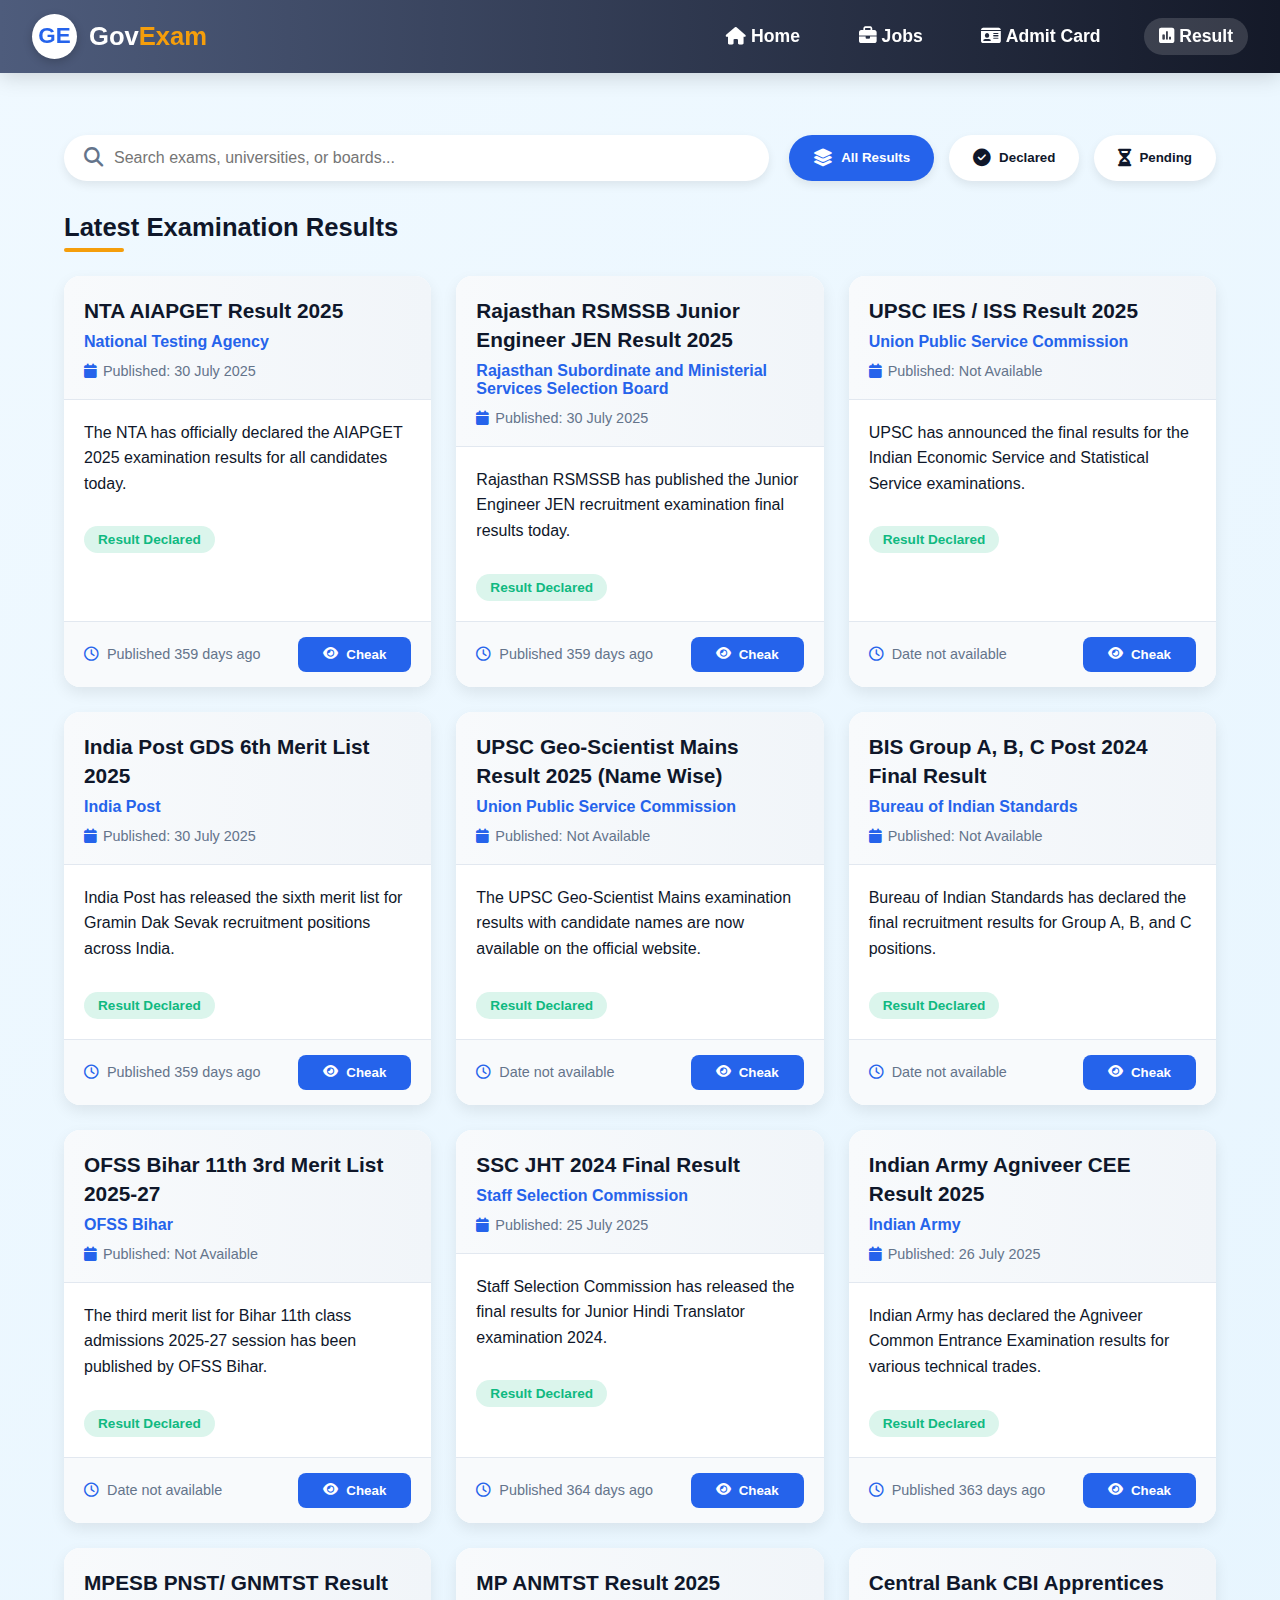
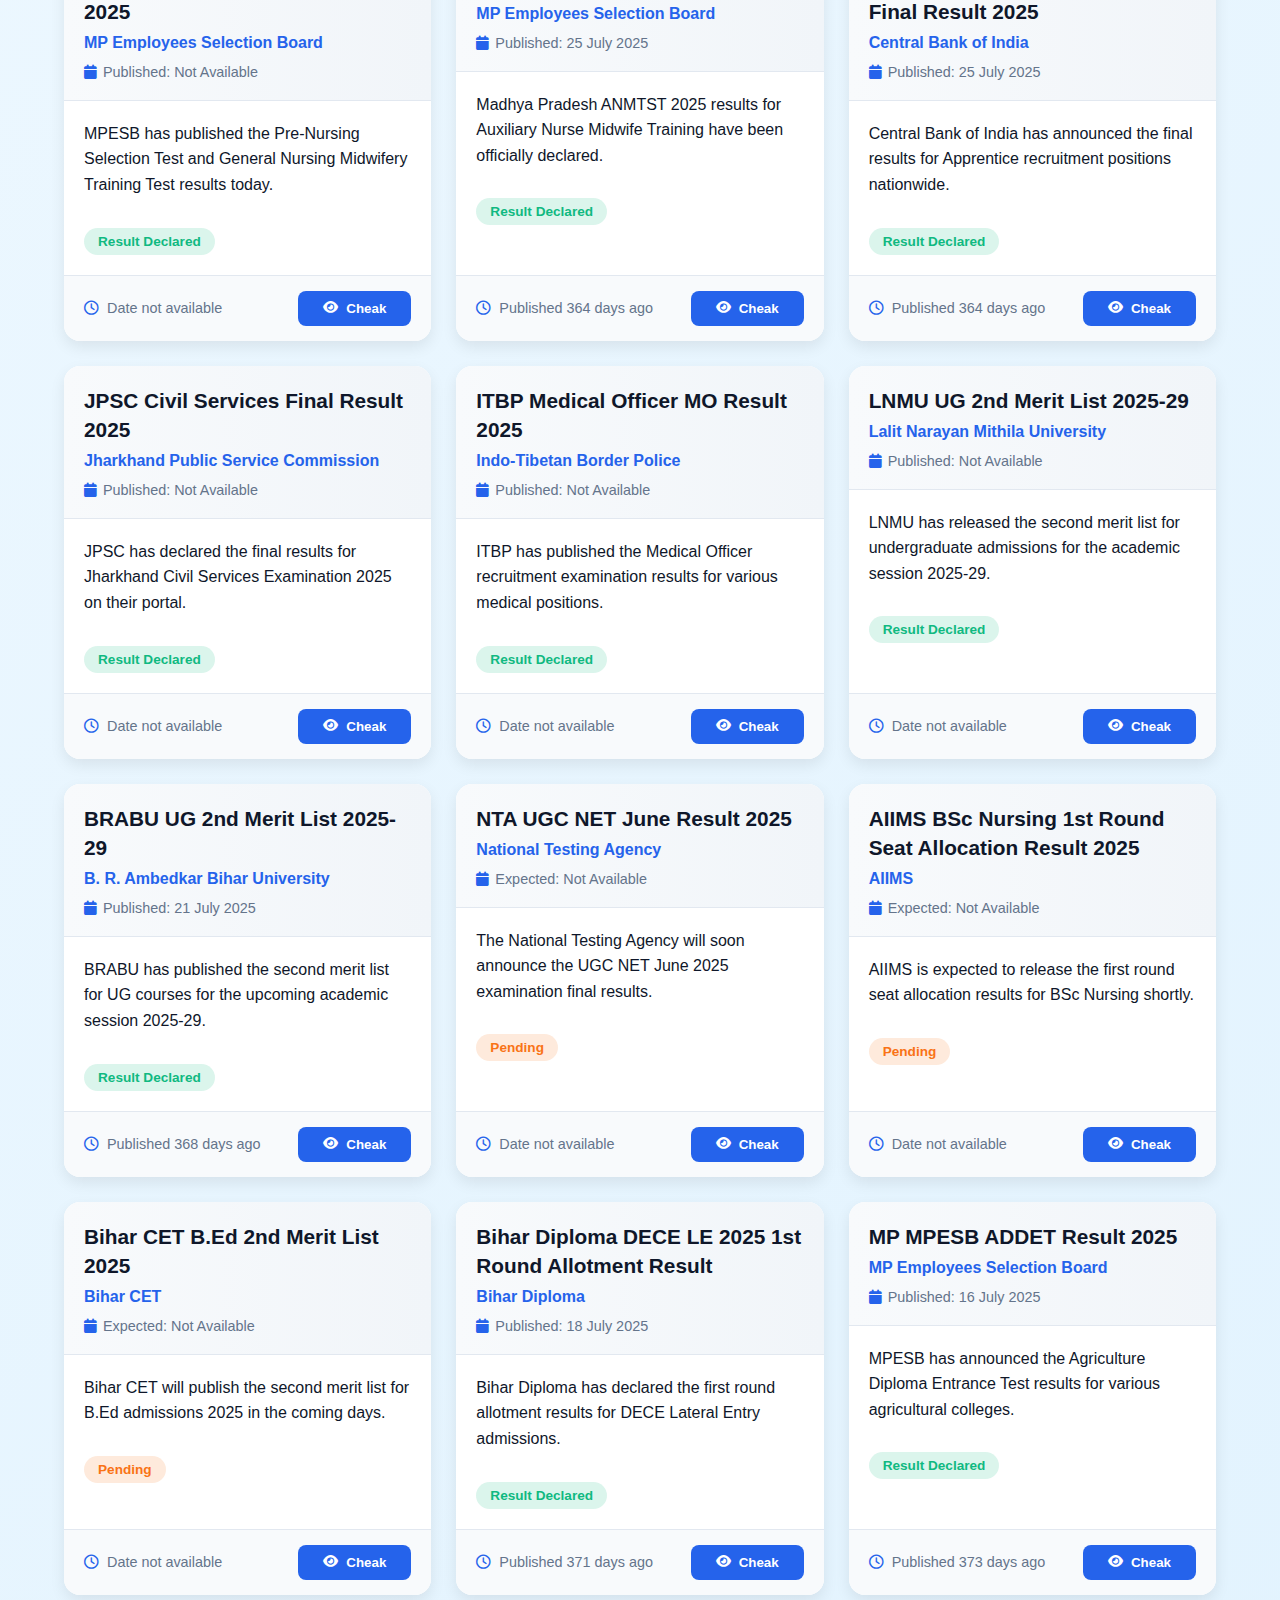
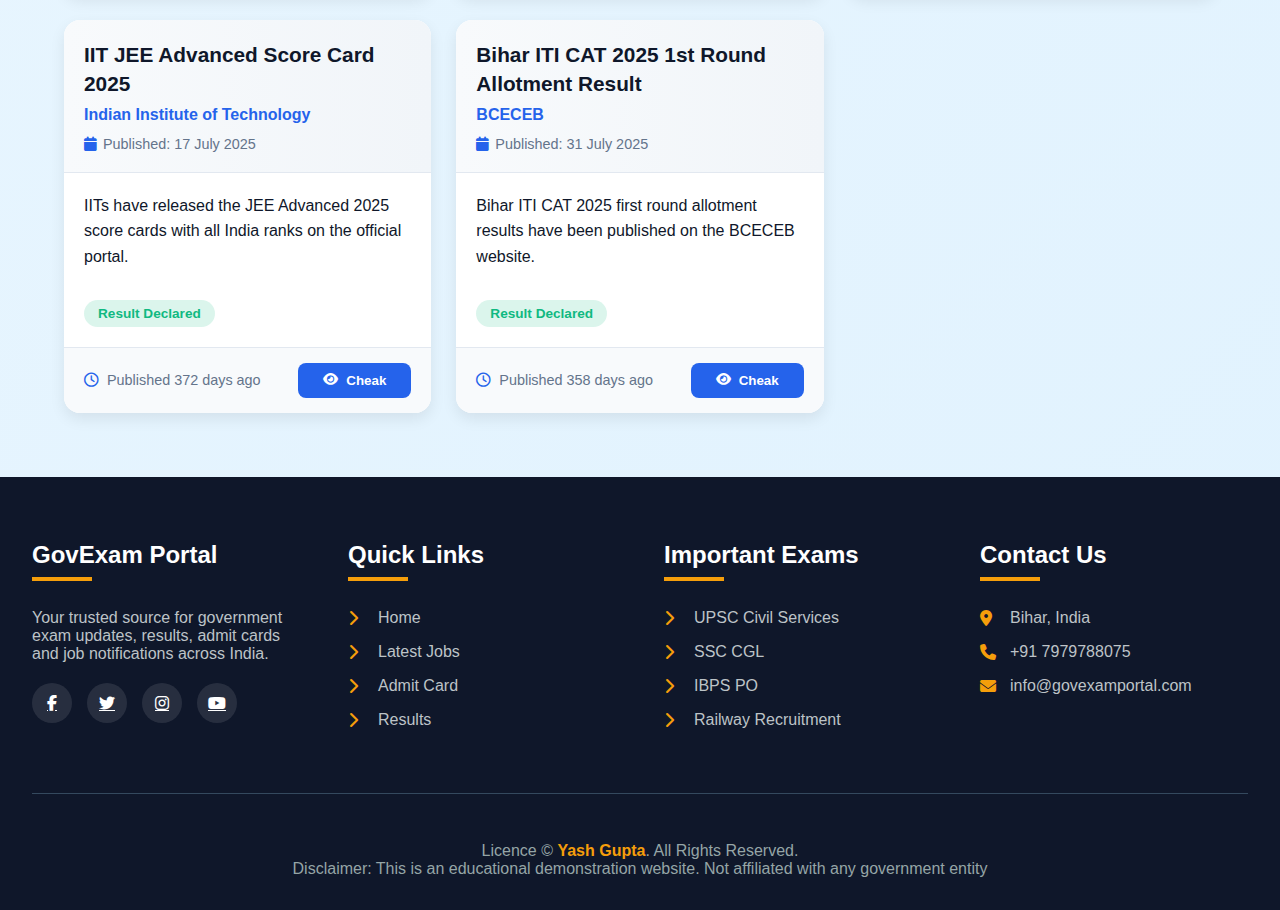
<file: result.html>
<!DOCTYPE html>
<html lang="en">
<head>
    <meta charset="UTF-8">
    <meta name="viewport" content="width=device-width, initial-scale=1.0">
    <title>Examination Results Portal</title>
    <link rel="stylesheet" href="https://cdnjs.cloudflare.com/ajax/libs/font-awesome/6.4.0/css/all.min.css">
    <link rel="stylesheet" href="result..css">
    
</head>
<body>
    <!-- Updated Header -->
    <header>
        <div class="logo-container">
            <div class="logo">GE</div>
            <div class="logo-text">Gov<span>Exam</span></div>
        </div>
        
        <button class="toggle-btn" id="toggleBtn">
            <i class="fas fa-bars"></i>
        </button>
        
        <div class="nav-container" id="navContainer">
            <ul class="nav-links">
                <li><a href="index.html"><i class="fas fa-home"></i> Home</a></li>
                <li><a href="job.html"><i class="fas fa-briefcase"></i> Jobs</a></li>
                <li><a href="admit.html"><i class="fas fa-id-card"></i> Admit Card</a></li>
                <li><a href="result.html" class="active"><i class="fas fa-poll"></i> Result</a></li>
            </ul>
        </div>
    </header>

    <main class="container">
      
        <div class="controls">
            <div class="search-box">
                <i class="fas fa-search"></i>
                <input type="text" id="searchInput" placeholder="Search exams, universities, or boards...">
            </div>
            <div class="filter-controls">
                <button class="filter-btn active" data-filter="all">
                    <i class="fas fa-layer-group"></i> All Results
                </button>
                <button class="filter-btn" data-filter="declared">
                    <i class="fas fa-check-circle"></i> Declared
                </button>
                <button class="filter-btn" data-filter="pending">
                    <i class="fas fa-hourglass-half"></i> Pending
                </button>
              
            </div>
        </div>

        <h2 class="section-title">Latest Examination Results</h2>
        
        <div class="results-container" id="resultsContainer">
           
            
            <!-- Regular result cards will be dynamically inserted here -->
        </div>
    </main>

    <!-- Updated Footer -->
    <footer>
        <div class="footer-container">
            <div class="footer-col">
                <h3>GovExam Portal</h3>
                <p>Your trusted source for government exam updates, results, admit cards and job notifications across India.</p>
                <div class="social-links">
                    <a href="#"><i class="fab fa-facebook-f"></i></a>
                    <a href="#"><i class="fab fa-twitter"></i></a>
                    <a href="#"><i class="fab fa-instagram"></i></a>
                    <a href="#"><i class="fab fa-youtube"></i></a>
                </div>
            </div>
            
            <div class="footer-col">
                <h3>Quick Links</h3>
                <ul>
                    <li><i class="fas fa-chevron-right"></i><a href="index.html">Home</a></li>
                    <li><i class="fas fa-chevron-right"></i><a href="job.html">Latest Jobs</a></li>
                    <li><i class="fas fa-chevron-right"></i><a href="admit.html">Admit Card</a></li>
                    <li><i class="fas fa-chevron-right"></i><a href="result.html">Results</a></li>
                </ul>
            </div>
            
            <div class="footer-col">
                <h3>Important Exams</h3>
                <ul>
                    <li><i class="fas fa-chevron-right"></i><a href="#">UPSC Civil Services</a></li>
                    <li><i class="fas fa-chevron-right"></i><a href="#">SSC CGL</a></li>
                    <li><i class="fas fa-chevron-right"></i><a href="#">IBPS PO</a></li>
                    <li><i class="fas fa-chevron-right"></i><a href="#">Railway Recruitment</a></li>
                </ul>
            </div>
            
            <div class="footer-col">
                <h3>Contact Us</h3>
                <ul>
                    <li><i class="fas fa-map-marker-alt"></i> Bihar, India</li>
                    <li><i class="fas fa-phone"></i> +91 7979788075</li>
                    <li><i class="fas fa-envelope"></i> info@govexamportal.com</li>
                </ul>
            </div>
        </div>
        
        <div class="copyright">
            <p>Licence © <strong>Yash Gupta</strong>. All Rights Reserved.</p>
            <p>Disclaimer: This is an educational demonstration website. Not affiliated with any government entity</p>
        </div>
    </footer>
    <script src="result.js"></script>

</body>

</html>
</file>
<file: home.css>
* {
        margin: 0;
        padding: 0;
        box-sizing: border-box;
        font-family: 'Segoe UI', Tahoma, Geneva, Verdana, sans-serif;
    }

    :root {
        --primary: #2563eb;
        --secondary: #1e40af;
        --accent: #f59e0b;
        --light: #f8fafc;
        --dark: #0f172a;
        --success: #10b981;
        --warning: #f97316;
        --danger: #ef4444;
        --gray: #64748b;
        --light-gray: #e2e8f0;
        --transition: all 0.4s cubic-bezier(0.175, 0.885, 0.32, 1.275);
    }

    body {
        background: linear-gradient(135deg, #f0f9ff, #e0f2fe);
        color: var(--dark);
        line-height: 1.6;
        overflow-x: hidden;
    }

    /* Header Styles */
    header {
        background: linear-gradient(to right, #4e5c7c, #141928);
        color: white;
        padding:  0.8rem 2rem;
        box-shadow: 0 4px 20px rgba(0, 0, 0, 0.15);
        position: sticky;
        top: 0;
        z-index: 1000;
        display: flex;
        justify-content: space-between;
        align-items: center;
    }

    .logo-container {
        display: flex;
        align-items: center;
        gap: 12px;
    }

    .logo {
        background: white;
        color: var(--primary);
        width: 45px;
        height: 45px;
        border-radius: 50%;
        display: flex;
        align-items: center;
        justify-content: center;
        font-weight: bold;
        font-size: 1.4rem;
        box-shadow: 0 3px 10px rgba(0, 0, 0, 0.2);
    }

    .logo-text {
        font-size: 1.6rem;
        font-weight: 700;
        color: white;
    }

    .logo-text span {
        color: var(--accent);
    }

    /* Responsive Navigation */
    .nav-container {
        display: flex;
        align-items: center;
    }

    .nav-links {
        display: flex;
        list-style: none;
        gap: 1.8rem;
    }

    .nav-links li {
        position: relative;
        padding: 5px 0;
    }

    .nav-links li a {
        color: white;
        text-decoration: none;
        font-weight: 600;
        font-size: 1.1rem;
        padding: 8px 15px;
        display: block;
        transition: var(--transition);
        border-radius: 30px;
    }

    /* Hover Effect */
    .nav-links li a:hover {
        background: rgba(255, 255, 255, 0.15);
        transform: translateY(-3px);
    }

    .nav-links li a::after {
        content: '';
        position: absolute;
        bottom: 0;
        left: 15%;
        width: 0;
        height: 3px;
        background: var(--accent);
        transition: var(--transition);
    }

    .nav-links li a:hover::after {
        width: 70%;
    }

    /* Toggle Button */
    .toggle-btn {
        display: none;
        background: transparent;
        border: none;
        color: white;
        font-size: 1.8rem;
        cursor: pointer;
        z-index: 1001;
    }

    /* Hero Section */
    .hero {
        background: linear-gradient(rgba(0, 0, 0, 0.7), rgba(0, 0, 0, 0.7)), 
                    url('https://images.unsplash.com/photo-1584697964358-3e14ca57658b?ixlib=rb-4.0.3&ixid=M3wxMjA3fDB8MHxwaG90by1wYWdlfHx8fGVufDB8fHx8fA%3D%3D&auto=format&fit=crop&w=1200&q=80') center/cover;
        height: 500px;
        display: flex;
        align-items: center;
        justify-content: center;
        text-align: center;
        color: white;
        padding: 0 1rem;
    }

    .hero-content {
        max-width: 900px;
        padding: 0 20px;
    }

    .hero h1 {
        font-size: 3.5rem;
        margin-bottom: 1.5rem;
        text-shadow: 0 3px 10px rgba(0, 0, 0, 0.5);
        animation: fadeInDown 1s ease;
    }

    .hero p {
        font-size: 1.4rem;
        margin-bottom: 2.5rem;
        animation: fadeInUp 1s ease;
    }

    .cta-button {
        display: inline-block;
        background: var(--accent);
        color: white;
        padding: 15px 40px;
        border-radius: 50px;
        text-decoration: none;
        font-weight: 600;
        font-size: 1.2rem;
        transition: var(--transition);
        animation: pulse 2s infinite;
        box-shadow: 0 5px 15px rgba(0, 0, 0, 0.3);
    }

    .cta-button:hover {
        background: #e69500;
        transform: translateY(-5px);
        box-shadow: 0 10px 25px rgba(0, 0, 0, 0.4);
    }

    /* Latest Jobs Section */
    .section-container {
        max-width: 1300px;
        margin: 0 auto;
        padding: 4rem 2rem;
    }

    .section-title {
        text-align: center;
        margin-bottom: 3.5rem;
        font-size: 2.8rem;
        color: var(--dark);
        position: relative;
        animation: fadeIn 1s;
    }

    .section-title::after {
        content: '';
        position: absolute;
        bottom: -15px;
        left: 50%;
        transform: translateX(-50%);
        width: 100px;
        height: 5px;
        background: var(--accent);
        border-radius: 3px;
    }

    .jobs-container {
        display: grid;
        grid-template-columns: repeat(auto-fit, minmax(300px, 1fr));
        gap: 2.5rem;
    }

    .job-card {
        background: white;
        border-radius: 15px;
        overflow: hidden;
        box-shadow: 0 8px 25px rgba(0, 0, 0, 0.1);
        transition: var(--transition);
        display: flex;
        flex-direction: column;
        height: 100%;
    }

    .job-card:hover {
        transform: translateY(-12px);
        box-shadow: 0 15px 35px rgba(0, 0, 0, 0.2);
    }

    .job-header {
        background: linear-gradient(to right, var(--primary), var(--secondary));
        color: white;
        padding: 1.5rem;
        text-align: center;
    }

    .job-title {
        font-size: 1.5rem;
        margin-bottom: 0.5rem;
    }

    .job-org {
        font-size: 1.1rem;
        opacity: 0.9;
    }

    .job-body {
        padding: 1.8rem;
        flex-grow: 1;
        display: flex;
        flex-direction: column;
    }

    .job-detail {
        display: flex;
        margin-bottom: 1.2rem;
        align-items: center;
    }

    .job-detail i {
        color: var(--primary);
        font-size: 1.2rem;
        min-width: 30px;
    }

    .eligibility {
        background: var(--light);
        padding: 1rem;
        border-radius: 8px;
        margin: 1.2rem 0;
        font-size: 1rem;
        flex-grow: 1;
    }

    .eligibility strong {
        color: var(--primary);
    }

    .job-actions {
        display: flex;
        justify-content: space-between;
        margin-top: 1.2rem;
        gap: 10px;
    }

    .btn {
        padding: 10px 20px;
        border-radius: 6px;
        font-weight: 600;
        cursor: pointer;
        transition: var(--transition);
        border: none;
        text-decoration: none;
        display: inline-block;
        text-align: center;
        font-size: 1rem;
    }

    .apply-btn {
        background: var(--success);
        color: white;
        flex: 1;
    }

    .apply-btn:hover {
        background: #0da271;
        transform: scale(1.05);
    }

    .more-btn {
        background: var(--primary);
        color: white;
    }

    .more-btn:hover {
        background: #1e40af;
        transform: scale(1.05);
    }

    .view-more {
        text-align: center;
        margin: 4rem 0 2rem;
    }

    .view-more-btn {
        background: var(--accent);
        color: white;
        padding: 14px 50px;
        font-size: 1.2rem;
        border-radius: 50px;
        box-shadow: 0 5px 15px rgba(0, 0, 0, 0.2);
    }

    .view-more-btn:hover {
        background: #e69500;
        transform: translateY(-3px);
    }

    /* Footer */
    footer {
        background: var(--dark);
        color: white;
        padding: 4rem 2rem 2rem;
        margin-top: 2rem;
    }

    .footer-container {
        max-width: 1300px;
        margin: 0 auto;
        display: grid;
        grid-template-columns: repeat(auto-fit, minmax(250px, 1fr));
        gap: 3rem;
    }

    .footer-col h3 {
        font-size: 1.5rem;
        margin-bottom: 1.8rem;
        position: relative;
        padding-bottom: 12px;
    }

    .footer-col h3::after {
        content: '';
        position: absolute;
        bottom: 0;
        left: 0;
        width: 60px;
        height: 4px;
        background: var(--accent);
    }

    .footer-col p, .footer-col ul {
        color: #bdc3c7;
    }

    .footer-col ul {
        list-style: none;
    }

    .footer-col ul li {
        margin-bottom: 1rem;
        display: flex;
        align-items: center;
    }

    .footer-col ul li i {
        margin-right: 10px;
        color: var(--accent);
        width: 20px;
    }

    .footer-col ul li a {
        color: #bdc3c7;
        text-decoration: none;
        transition: color 0.3s;
    }

    .footer-col ul li a:hover {
        color: white;
    }

    .social-links {
        display: flex;
        gap: 15px;
        margin-top: 20px;
    }

    .social-links a {
        display: inline-flex;
        align-items: center;
        justify-content: center;
        width: 40px;
        height: 40px;
        background: rgba(255, 255, 255, 0.1);
        color: white;
        border-radius: 50%;
        transition: var(--transition);
    }

    .social-links a:hover {
        background: var(--accent);
        transform: translateY(-5px);
    }

    .copyright {
        text-align: center;
        padding-top: 3rem;
        margin-top: 3rem;
        border-top: 1px solid #34495e;
        font-size: 1rem;
        color: #95a5a6;
    }

    .copyright strong {
        color: var(--accent);
    }

    /* Animations */
    @keyframes fadeInDown {
        from {
            opacity: 0;
            transform: translateY(-40px);
        }
        to {
            opacity: 1;
            transform: translateY(0);
        }
    }

    @keyframes fadeInUp {
        from {
            opacity: 0;
            transform: translateY(40px);
        }
        to {
            opacity: 1;
            transform: translateY(0);
        }
    }

    @keyframes fadeIn {
        from {
            opacity: 0;
        }
        to {
            opacity: 1;
        }
    }

    @keyframes pulse {
        0% {
            transform: scale(1);
        }
        50% {
            transform: scale(1.05);
        }
        100% {
            transform: scale(1);
        }
    }

    /* Responsive Design */
    @media (max-width: 1024px) {
        .hero h1 {
            font-size: 3rem;
        }
    }

    @media (max-width: 900px) {
        .nav-links {
            gap: 1rem;
        }
        
        .nav-links li a {
            padding: 8px 12px;
            font-size: 1rem;
        }
    }

    @media (max-width: 768px) {
        .toggle-btn {
            display: block;
        }

        .nav-container {
            position: fixed;
            top: 0;
            right: -100%;
            height: 100vh;
            width: 280px;
            background: var(--dark);
            flex-direction: column;
            padding: 80px 30px 30px;
            transition: right 0.4s ease;
            box-shadow: -5px 0 15px rgba(0, 0, 0, 0.15);
            z-index: 999;
        }

        .nav-container.active {
            right: 0;
        }

        .nav-links {
            flex-direction: column;
            gap: 1.5rem;
            width: 100%;
        }

        .nav-links li {
            width: 100%;
        }

        .nav-links li a {
            border-radius: 8px;
            background: rgba(255, 255, 255, 0.05);
            padding: 12px 20px;
            text-align: center;
        }

        .nav-links li a:hover {
            background: rgba(255, 255, 255, 0.1);
        }

        .hero h1 {
            font-size: 2.5rem;
        }

        .hero p {
            font-size: 1.2rem;
        }
    }

    @media (max-width: 480px) {
        header {
            padding: 0.8rem 1.5rem;
        }
        
        .logo-text {
            font-size: 1.4rem;
        }
        
        .hero {
            height: 450px;
        }
        
        .hero h1 {
            font-size: 2rem;
        }
        
        .hero p {
            font-size: 1.1rem;
        }
        
        .section-title {
            font-size: 2.2rem;
        }
        
        .job-actions {
            flex-direction: column;
        }
        
        .btn {
            width: 100%;
        }
    }
</file>
<file: admit.css>
* {
            margin: 0;
            padding: 0;
            box-sizing: border-box;
            font-family: 'Segoe UI', Tahoma, Geneva, Verdana, sans-serif;
        }

        :root {
            --primary: #1a56db;
            --secondary: #1e429f;
            --accent: #f59e0b;
            --light: #f3f4f6;
            --dark: #111827;
            --success: #10b981;
            --warning: #f97316;
            --danger: #ef4444;
            --gray: #6b7280;
            --light-gray: #e5e7eb;
            --transition: all 0.4s cubic-bezier(0.175, 0.885, 0.32, 1.275);
        }

        body {
            background: linear-gradient(135deg, #f0f5ff, #e6eeff);
            color: var(--dark);
            min-height: 100vh;
        }

        .container {
            width: 90%;
            max-width: 1200px;
            margin: 0 auto;
        }

        /* Header Styles */
        header {
            background: linear-gradient(to right, #1a365d, #153e75);
            color: white;
            padding: 0.8rem 2rem;
            box-shadow: 0 4px 20px rgba(0, 0, 0, 0.15);
            position: sticky;
            top: 0;
            z-index: 1000;
            display: flex;
            justify-content: space-between;
            align-items: center;
        }

        .logo-container {
            display: flex;
            align-items: center;
            gap: 12px;
        }

        .logo {
            background: white;
            color: var(--primary);
            width: 45px;
            height: 45px;
            border-radius: 50%;
            display: flex;
            align-items: center;
            justify-content: center;
            font-weight: bold;
            font-size: 1.4rem;
            box-shadow: 0 3px 10px rgba(0, 0, 0, 0.2);
        }

        .logo-text {
            font-size: 1.6rem;
            font-weight: 700;
            color: white;
        }

        .logo-text span {
            color: var(--accent);
        }

        /* Navigation Styles */
        .nav-container {
            display: flex;
            align-items: center;
        }

        .nav-links {
            display: flex;
            list-style: none;
            gap: 1.8rem;
        }

        .nav-links li {
            position: relative;
            padding: 5px 0;
        }

        .nav-links li a {
            color: white;
            text-decoration: none;
            font-weight: 600;
            font-size: 1.1rem;
            padding: 8px 15px;
            display: block;
            transition: var(--transition);
            border-radius: 30px;
        }

        .nav-links li a:hover {
            background: rgba(255, 255, 255, 0.15);
            transform: translateY(-3px);
        }

        .nav-links li a::after {
            content: '';
            position: absolute;
            bottom: 0;
            left: 15%;
            width: 0;
            height: 3px;
            background: var(--accent);
            transition: var(--transition);
        }

        .nav-links li a:hover::after {
            width: 70%;
        }

        .toggle-btn {
            display: none;
            background: transparent;
            border: none;
            color: white;
            font-size: 1.8rem;
            cursor: pointer;
            z-index: 1001;
        }

        /* Page Title */
        .page-header {
            text-align: center;
            margin: 2.5rem 0;
            padding: 0 1rem;
        }

        .page-title {
            font-size: 2.5rem;
            color: var(--dark);
            margin-bottom: 0.5rem;
            position: relative;
            display: inline-block;
        }

        .page-title::after {
            content: '';
            position: absolute;
            bottom: -10px;
            left: 50%;
            transform: translateX(-50%);
            width: 120px;
            height: 5px;
            background: var(--accent);
            border-radius: 3px;
        }

        .page-subtitle {
            color: var(--gray);
            font-size: 1.2rem;
            max-width: 800px;
            margin: 1.5rem auto 0;
            line-height: 1.6;
        }

        /* Admit Card Page Specific Styles */
        .controls {
            display: flex;
            justify-content: space-between;
            margin: 2.5rem 0 1.5rem;
            gap: 20px;
            flex-wrap: wrap;
            /* background: white; */
            padding: 1.5rem;
            border-radius: 15px;
            /* box-shadow: 0 5px 20px rgba(0, 0, 0, 0.08); */
        }

        .search-box {
            flex: 1;
            min-width: 300px;
            position: relative;
        }

        .search-box input {
            width: 100%;
            padding: 16px 20px 16px 55px;
            border: 2px solid var(--light-gray);
            border-radius: 50px;
            background: white;
            box-shadow: 0 4px 15px rgba(0, 0, 0, 0.08);
            font-size: 1.05rem;
            transition: all 0.3s ease;
        }

        .search-box input:focus {
            outline: none;
            border-color: var(--primary);
            box-shadow: 0 4px 20px rgba(26, 86, 219, 0.25);
        }

        .search-box i {
            position: absolute;
            left: 25px;
            top: 50%;
            transform: translateY(-50%);
            color: var(--gray);
            font-size: 1.3rem;
        }

        .filter-controls {
            display: flex;
            gap: 15px;
            flex-wrap: wrap;
        }

        .filter-btn {
            padding: 13px 26px;
            background: white;
            border: 2px solid var(--light-gray);
            border-radius: 50px;
            cursor: pointer;
            display: flex;
            align-items: center;
            gap: 8px;
            font-weight: 600;
            color: var(--dark);
            box-shadow: 0 4px 12px rgba(0, 0, 0, 0.08);
            transition: all 0.3s ease;
        }

        .filter-btn:hover {
            background: var(--primary);
            color: white;
            transform: translateY(-2px);
            border-color: var(--primary);
        }

        .filter-btn.active {
            background: var(--primary);
            color: white;
            border-color: var(--primary);
        }

        .filter-btn i {
            font-size: 1.1rem;
        }

        .section-title {
            font-size: 1.8rem;
            margin: 2.5rem 0 1.8rem;
            color: var(--dark);
            position: relative;
            padding-bottom: 12px;
            display: flex;
            align-items: center;
            gap: 10px;
        }

        .section-title::after {
            content: '';
            position: absolute;
            bottom: 0;
            left: 0;
            width: 70px;
            height: 5px;
            background: var(--accent);
            border-radius: 3px;
        }

        .admit-cards-container {
            display: grid;
            grid-template-columns: repeat(auto-fill, minmax(380px, 1fr));
            gap: 28px;
            margin-top: 15px;
        }

        .admit-card {
            background: white;
            border-radius: 18px;
            overflow: hidden;
            box-shadow: 0 8px 20px rgba(0, 0, 0, 0.08);
            transition: all 0.4s ease;
            display: flex;
            flex-direction: column;
            height: 100%;
            position: relative;
        }

        .admit-card:hover {
            transform: translateY(-10px);
            box-shadow: 0 15px 30px rgba(26, 86, 219, 0.18);
        }

        .exam-icon {
            position: absolute;
            top: 20px;
            right: 20px;
            width: 50px;
            height: 50px;
            border-radius: 12px;
            background: rgba(26, 86, 219, 0.1);
            display: flex;
            align-items: center;
            justify-content: center;
            font-size: 1.5rem;
            color: var(--primary);
        }

        .card-header {
            padding: 22px;
            border-bottom: 1px solid var(--light-gray);
            background: linear-gradient(to right, #f8fafc, #f1f5f9);
        }

        .card-title {
            font-size: 1.35rem;
            font-weight: 700;
            margin-bottom: 8px;
            color: var(--dark);
            line-height: 1.4;
            padding-right: 60px;
        }

        .card-org {
            color: var(--primary);
            font-weight: 600;
            font-size: 1.05rem;
            margin-bottom: 5px;
        }

        .card-meta {
            display: flex;
            gap: 18px;
            margin-top: 15px;
            flex-wrap: wrap;
        }

        .meta-item {
            display: flex;
            align-items: center;
            gap: 8px;
            font-size: 0.95rem;
            color: var(--gray);
        }

        .meta-item i {
            color: var(--primary);
            font-size: 1.1rem;
        }

        .card-body {
            padding: 22px;
            flex-grow: 1;
        }

        .card-details {
            margin-bottom: 20px;
            line-height: 1.65;
            color: var(--dark);
        }

        .status-badge {
            display: inline-block;
            padding: 8px 18px;
            border-radius: 50px;
            font-size: 0.95rem;
            font-weight: 700;
            margin-top: 15px;
        }

        .status-out {
            background: rgba(16, 185, 129, 0.15);
            color: var(--success);
        }

        .status-pending {
            background: rgba(249, 115, 22, 0.15);
            color: var(--warning);
        }

        .card-footer {
            padding: 18px 22px;
            background: #f8fafc;
            border-top: 1px solid var(--light-gray);
            display: flex;
            justify-content: space-between;
            align-items: center;
        }

        .download-btn {
            padding: 12px 28px;
            background: var(--primary);
            color: white;
            border: none;
            border-radius: 10px;
            font-weight: 600;
            cursor: pointer;
            transition: all 0.3s ease;
            display: flex;
            align-items: center;
            gap: 10px;
            font-size: 1.05rem;
            text-decoration: none;
        }

        .download-btn:hover {
            background: var(--secondary);
            transform: translateY(-2px);
            box-shadow: 0 5px 15px rgba(26, 86, 219, 0.3);
        }

        .date-info {
            font-size: 0.95rem;
            color: var(--gray);
            font-weight: 500;
        }

        .date-info i {
            margin-right: 6px;
            color: var(--primary);
        }

        /* Footer Styles */
        footer {
            background: var(--dark);
            color: white;
            padding: 4rem 2rem 2rem;
            margin-top: 2rem;
        }

        .footer-container {
            max-width: 1300px;
            margin: 0 auto;
            display: grid;
            grid-template-columns: repeat(auto-fit, minmax(250px, 1fr));
            gap: 3rem;
        }

        .footer-col h3 {
            font-size: 1.5rem;
            margin-bottom: 1.8rem;
            position: relative;
            padding-bottom: 12px;
        }

        .footer-col h3::after {
            content: '';
            position: absolute;
            bottom: 0;
            left: 0;
            width: 60px;
            height: 4px;
            background: var(--accent);
        }

        .footer-col p, .footer-col ul {
            color: #bdc3c7;
        }

        .footer-col ul {
            list-style: none;
        }

        .footer-col ul li {
            margin-bottom: 1rem;
            display: flex;
            align-items: center;
        }

        .footer-col ul li i {
            margin-right: 10px;
            color: var(--accent);
            width: 20px;
        }

        .footer-col ul li a {
            color: #bdc3c7;
            text-decoration: none;
            transition: color 0.3s;
        }

        .footer-col ul li a:hover {
            color: white;
        }

        .social-links {
            display: flex;
            gap: 15px;
            margin-top: 20px;
        }

        .social-links a {
            display: inline-flex;
            align-items: center;
            justify-content: center;
            width: 40px;
            height: 40px;
            background: rgba(255, 255, 255, 0.1);
            color: white;
            border-radius: 50%;
            transition: var(--transition);
        }

        .social-links a:hover {
            background: var(--accent);
            transform: translateY(-5px);
        }

        .copyright {
            text-align: center;
            padding-top: 3rem;
            margin-top: 3rem;
            border-top: 1px solid #34495e;
            font-size: 1rem;
            color: #95a5a6;
        }

        .copyright strong {
            color: var(--accent);
        }

        /* Responsive Styles */
        @media (max-width: 900px) {
            .controls {
                flex-direction: column;
            }
            
            .filter-controls {
                justify-content: center;
            }
            
            .admit-cards-container {
                grid-template-columns: 1fr;
            }

            /* Header responsive styles */
            .toggle-btn {
                display: block;
            }

            .nav-container {
                position: fixed;
                top: 0;
                right: -100%;
                height: 100vh;
                width: 280px;
                background: var(--dark);
                flex-direction: column;
                padding: 80px 30px 30px;
                transition: right 0.4s ease;
                box-shadow: -5px 0 15px rgba(0, 0, 0, 0.15);
                z-index: 999;
            }

            .nav-container.active {
                right: 0;
            }

            .nav-links {
                flex-direction: column;
                gap: 1.5rem;
                width: 100%;
            }

            .nav-links li {
                width: 100%;
            }

            .nav-links li a {
                border-radius: 8px;
                background: rgba(255, 255, 255, 0.05);
                padding: 12px 20px;
                text-align: center;
            }

            .nav-links li a:hover {
                background: rgba(255, 255, 255, 0.1);
            }
            
            .page-title {
                font-size: 2rem;
            }
            
            .page-subtitle {
                font-size: 1rem;
            }
        }

        @media (max-width: 600px) {
            .filter-btn {
                padding: 12px 20px;
                font-size: 0.95rem;
            }
            
            .section-title {
                font-size: 1.6rem;
            }
            
            .card-title {
                font-size: 1.25rem;
            }
        }
</file>
<file: job.css>
* {
            margin: 0;
            padding: 0;
            box-sizing: border-box;
            font-family: 'Segoe UI', Tahoma, Geneva, Verdana, sans-serif;
        }

        :root {
            --primary: #2563eb;
            --secondary: #1e40af;
            --accent: #f59e0b;
            --light: #f8fafc;
            --dark: #0f172a;
            --success: #10b981;
            --warning: #f97316;
            --danger: #ef4444;
            --gray: #64748b;
            --light-gray: #e2e8f0;
            --transition: all 0.4s cubic-bezier(0.175, 0.885, 0.32, 1.275);
        }

        body {
            background: linear-gradient(135deg, #f0f9ff, #e0f2fe);
            color: var(--dark);
            min-height: 100vh;
            display: flex;
            flex-direction: column;
            /* padding-bottom: 40px; */
        }

        /* Home Page Header Styles */
        header {
      
            background: linear-gradient(to right, #4e5c7c, #141928);
            color: white;
            padding: 0.8rem 2rem;
            box-shadow: 0 4px 20px rgba(0, 0, 0, 0.15);
            position: sticky;
            top: 0;
            z-index: 1000;
            display: flex;
            justify-content: space-between;
            align-items: center;
        }

        .logo-container {
            display: flex;
            align-items: center;
            gap: 12px;
        }

        .logo {
            background: white;
            color: var(--primary);
            width: 45px;
            height: 45px;
            border-radius: 50%;
            display: flex;
            align-items: center;
            justify-content: center;
            font-weight: bold;
            font-size: 1.4rem;
            box-shadow: 0 3px 10px rgba(0, 0, 0, 0.2);
        }

        .logo-text {
            font-size: 1.6rem;
            font-weight: 700;
            color: white;
        }

        .logo-text span {
            color: var(--accent);
        }

        /* Responsive Navigation */
        .nav-container {
            display: flex;
            align-items: center;
        }

        .nav-links {
            display: flex;
            list-style: none;
            gap: 1.8rem;
        }

        .nav-links li {
            position: relative;
            padding: 5px 0;
        }

        .nav-links li a {
            color: white;
            text-decoration: none;
            font-weight: 600;
            font-size: 1.1rem;
            padding: 8px 15px;
            display: block;
            transition: var(--transition);
            border-radius: 30px;
        }

        .nav-links li a:hover {
            background: rgba(255, 255, 255, 0.15);
            transform: translateY(-3px);
        }

        .nav-links li a::after {
            content: '';
            position: absolute;
            bottom: 0;
            left: 15%;
            width: 0;
            height: 3px;
            background: var(--accent);
            transition: var(--transition);
        }

        .nav-links li a:hover::after {
            width: 70%;
        }

        .toggle-btn {
            display: none;
            background: transparent;
            border: none;
            color: white;
            font-size: 1.8rem;
            cursor: pointer;
            z-index: 1001;
        }

        /* Job Page Specific Styles */
        .container {
            width: 90%;
            max-width: 1400px;
            margin: 4rem auto 2rem;
            flex: 1;
        }

        .controls {
            display: flex;
            justify-content: space-between;
            margin: 2rem 0;
            gap: 20px;
            flex-wrap: wrap;
        }

        .search-box {
            flex: 1;
            min-width: 300px;
            position: relative;
        }

        .search-box input {
            width: 100%;
            padding: 14px 20px 14px 50px;
            border: none;
            border-radius: 50px;
            background: white;
            box-shadow: 0 4px 10px rgba(0, 0, 0, 0.08);
            font-size: 1rem;
            transition: all 0.3s ease;
        }

        .search-box input:focus {
            outline: none;
            box-shadow: 0 4px 15px rgba(37, 99, 235, 0.3);
        }

        .search-box i {
            position: absolute;
            left: 20px;
            top: 50%;
            transform: translateY(-50%);
            color: var(--gray);
            font-size: 1.2rem;
        }

        .filter-controls {
            display: flex;
            gap: 15px;
            flex-wrap: wrap;
        }

        .filter-btn {
            padding: 12px 24px;
            background: white;
            border: none;
            border-radius: 50px;
            cursor: pointer;
            display: flex;
            align-items: center;
            gap: 8px;
            font-weight: 600;
            color: var(--dark);
            box-shadow: 0 4px 10px rgba(0, 0, 0, 0.08);
            transition: all 0.3s ease;
        }

        .filter-btn:hover {
            background: var(--primary);
            color: white;
        }

        .filter-btn.active {
            background: var(--primary);
            color: white;
        }

        .filter-btn i {
            font-size: 1.1rem;
        }

        .jobs-container {
            display: grid;
            grid-template-columns: repeat(auto-fill, minmax(360px, 1fr));
            gap: 25px;
            margin-top: 10px;
        }

        .job-card {
            background: white;
            border-radius: 16px;
            overflow: hidden;
            box-shadow: 0 6px 15px rgba(0, 0, 0, 0.08);
            transition: all 0.3s ease;
            display: flex;
            flex-direction: column;
            height: 100%;
        }

        .job-card:hover {
            transform: translateY(-8px);
            box-shadow: 0 12px 25px rgba(37, 99, 235, 0.15);
        }

        .job-header {
            padding: 20px;
            border-bottom: 1px solid var(--light-gray);
            background: linear-gradient(to right, #f8fafc, #f1f5f9);
        }

        .job-title {
            font-size: 1.3rem;
            font-weight: 700;
            margin-bottom: 8px;
            color: var(--dark);
            line-height: 1.4;
        }

        .job-org {
            color: var(--primary);
            font-weight: 600;
            font-size: 1rem;
            margin-bottom: 5px;
        }

        .job-meta {
            display: flex;
            gap: 15px;
            margin-top: 12px;
            flex-wrap: wrap;
        }

        .meta-item {
            display: flex;
            align-items: center;
            gap: 6px;
            font-size: 0.9rem;
            color: var(--gray);
        }

        .meta-item i {
            color: var(--primary);
        }

        .job-body {
            padding: 20px;
            flex-grow: 1;
        }

        .job-details {
            margin-bottom: 20px;
            line-height: 1.6;
            color: var(--dark);
        }

        .status-badge {
            display: inline-block;
            padding: 6px 14px;
            border-radius: 50px;
            font-size: 0.85rem;
            font-weight: 600;
            margin-top: 10px;
        }

        .status-open {
            background: rgba(16, 185, 129, 0.15);
            color: var(--success);
        }

        .status-closed {
            background: rgba(239, 68, 68, 0.15);
            color: var(--danger);
        }

        .status-soon {
            background: rgba(249, 115, 22, 0.15);
            color: var(--warning);
        }

        .job-footer {
            padding: 15px 20px;
            background: #f8fafc;
            border-top: 1px solid var(--light-gray);
            display: flex;
            justify-content: space-between;
            align-items: center;
        }

        .apply-btn {
            padding: 10px 25px;
            background: var(--primary);
            color: white;
            border: none;
            border-radius: 8px;
            font-weight: 600;
            cursor: pointer;
            transition: all 0.3s ease;
            display: flex;
            align-items: center;
            gap: 8px;
        }

        .apply-btn:hover {
            background: var(--secondary);
            transform: translateY(-2px);
        }

        .date-info {
            font-size: 0.9rem;
            color: var(--gray);
            font-weight: 500;
        }

        .date-info i {
            margin-right: 5px;
            color: var(--primary);
        }

        .section-title {
            font-size: 1.6rem;
            margin: 2rem 0 1.5rem;
            color: var(--dark);
            position: relative;
            padding-bottom: 10px;
        }

        .section-title::after {
            content: '';
            position: absolute;
            bottom: 0;
            left: 0;
            width: 60px;
            height: 4px;
            background: var(--accent);
            border-radius: 2px;
        }

        /* Home Page Footer Styles */
        footer {
            background: var(--dark);
            color: white;
            padding: 4rem 2rem 2rem;
            margin-top: auto;
        }

        .footer-container {
            max-width: 1300px;
            margin: 0 auto;
            display: grid;
            grid-template-columns: repeat(auto-fit, minmax(250px, 1fr));
            gap: 3rem;
        }

        .footer-col h3 {
            font-size: 1.5rem;
            margin-bottom: 1.8rem;
            position: relative;
            padding-bottom: 12px;
        }

        .footer-col h3::after {
            content: '';
            position: absolute;
            bottom: 0;
            left: 0;
            width: 60px;
            height: 4px;
            background: var(--accent);
        }

        .footer-col p, .footer-col ul {
            color: #bdc3c7;
        }

        .footer-col ul {
            list-style: none;
        }

        .footer-col ul li {
            margin-bottom: 1rem;
            display: flex;
            align-items: center;
        }

        .footer-col ul li i {
            margin-right: 10px;
            color: var(--accent);
            width: 20px;
        }

        .footer-col ul li a {
            color: #bdc3c7;
            text-decoration: none;
            transition: color 0.3s;
        }

        .footer-col ul li a:hover {
            color: white;
        }

        .social-links {
            display: flex;
            gap: 15px;
            margin-top: 20px;
        }

        .social-links a {
            display: inline-flex;
            align-items: center;
            justify-content: center;
            width: 40px;
            height: 40px;
            background: rgba(255, 255, 255, 0.1);
            color: white;
            border-radius: 50%;
            transition: var(--transition);
        }

        .social-links a:hover {
            background: var(--accent);
            transform: translateY(-5px);
        }

        .copyright {
            text-align: center;
            padding-top: 3rem;
            margin-top: 3rem;
            border-top: 1px solid #34495e;
            font-size: 1rem;
            color: #95a5a6;
        }

        .copyright strong {
            color: var(--accent);
        }

        /* Responsive Design */
        @media (max-width: 900px) {
            .nav-links {
                gap: 1rem;
            }
            
            .nav-links li a {
                padding: 8px 12px;
                font-size: 1rem;
            }
        }

        @media (max-width: 768px) {
            .toggle-btn {
                display: block;
            }

            .nav-container {
                position: fixed;
                top: 0;
                right: -100%;
                height: 100vh;
                width: 280px;
                background: var(--dark);
                flex-direction: column;
                padding: 80px 30px 30px;
                transition: right 0.4s ease;
                box-shadow: -5px 0 15px rgba(0, 0, 0, 0.15);
                z-index: 999;
            }

            .nav-container.active {
                right: 0;
            }

            .nav-links {
                flex-direction: column;
                gap: 1.5rem;
                width: 100%;
            }

            .nav-links li {
                width: 100%;
            }

            .nav-links li a {
                border-radius: 8px;
                background: rgba(255, 255, 255, 0.05);
                padding: 12px 20px;
                text-align: center;
            }

            .nav-links li a:hover {
                background: rgba(255, 255, 255, 0.1);
            }
            
            .header-content {
                flex-direction: column;
                gap: 20px;
            }
            
            .controls {
                flex-direction: column;
            }
            
            .filter-controls {
                justify-content: center;
            }
            
            .jobs-container {
                grid-template-columns: 1fr;
            }
        }

        @media (max-width: 480px) {
            header {
                padding: 0.8rem 1.5rem;
            }
            
            .logo-text {
                font-size: 1.4rem;
            }
            
            .section-title {
                font-size: 1.4rem;
            }
            
            .job-actions {
                flex-direction: column;
            }
            
            .btn {
                width: 100%;
            }
        }
</file>
<file: result..css>
* {
            margin: 0;
            padding: 0;
            box-sizing: border-box;
            font-family: 'Segoe UI', Tahoma, Geneva, Verdana, sans-serif;
        }

        :root {
            --primary: #2563eb;
            --secondary: #1e40af;
            --accent: #f59e0b;
            --light: #f8fafc;
            --dark: #0f172a;
            --success: #10b981;
            --warning: #f97316;
            --danger: #ef4444;
            --gray: #64748b;
            --light-gray: #e2e8f0;
            --transition: all 0.4s cubic-bezier(0.175, 0.885, 0.32, 1.275);
        }

        body {
            background: linear-gradient(135deg, #f0f9ff, #e0f2fe);
            color: var(--dark);
            min-height: 100vh;
           
        }

        /* Updated Header Styles to match home page */
        header {
            background: linear-gradient(to right, #4e5c7c, #141928);
            color: white;
            padding: 0.8rem 2rem;
            box-shadow: 0 4px 20px rgba(0, 0, 0, 0.15);
            position: sticky;
            top: 0;
            z-index: 1000;
            display: flex;
            justify-content: space-between;
            align-items: center;
        }

        .logo-container {
            display: flex;
            align-items: center;
            gap: 12px;
        }

        .logo {
            background: white;
            color: var(--primary);
            width: 45px;
            height: 45px;
            border-radius: 50%;
            display: flex;
            align-items: center;
            justify-content: center;
            font-weight: bold;
            font-size: 1.4rem;
            box-shadow: 0 3px 10px rgba(0, 0, 0, 0.2);
        }

        .logo-text {
            font-size: 1.6rem;
            font-weight: 700;
            color: white;
        }

        .logo-text span {
            color: var(--accent);
        }

        /* Navigation */
        .nav-container {
            display: flex;
            align-items: center;
        }

        .nav-links {
            display: flex;
            list-style: none;
            gap: 1.8rem;
        }

        .nav-links li {
            position: relative;
            padding: 5px 0;
        }

        .nav-links li a {
            color: white;
            text-decoration: none;
            font-weight: 600;
            font-size: 1.1rem;
            padding: 8px 15px;
            display: block;
            transition: var(--transition);
            border-radius: 30px;
        }

        .nav-links li a:hover {
            background: rgba(255, 255, 255, 0.15);
            transform: translateY(-3px);
        }

        .nav-links li a.active {
            background: rgba(255, 255, 255, 0.15);
        }

        .nav-links li a::after {
            content: '';
            position: absolute;
            bottom: 0;
            left: 15%;
            width: 0;
            height: 3px;
            background: var(--accent);
            transition: var(--transition);
        }

        .nav-links li a:hover::after {
            width: 70%;
        }

        .toggle-btn {
            display: none;
            background: transparent;
            border: none;
            color: white;
            font-size: 1.8rem;
            cursor: pointer;
            z-index: 1001;
        }

        /* Main content styles */
        .container {
            width: 90%;
            max-width: 1400px;
            margin: 0 auto;
            padding-top: 30px;
        }

        .announcement-bar {
            background: var(--warning);
            color: white;
            text-align: center;
            padding: 10px;
            font-weight: 500;
            margin-bottom: 20px;
            border-radius: 8px;
            box-shadow: 0 4px 6px rgba(0, 0, 0, 0.1);
        }

        .controls {
            display: flex;
            justify-content: space-between;
            margin: 2rem 0;
            gap: 20px;
            flex-wrap: wrap;
        }

        .search-box {
            flex: 1;
            min-width: 300px;
            position: relative;
        }

        .search-box input {
            width: 100%;
            padding: 14px 20px 14px 50px;
            border: none;
            border-radius: 50px;
            background: white;
            box-shadow: 0 4px 10px rgba(0, 0, 0, 0.08);
            font-size: 1rem;
            transition: all 0.3s ease;
        }

        .search-box input:focus {
            outline: none;
            box-shadow: 0 4px 15px rgba(37, 99, 235, 0.3);
        }

        .search-box i {
            position: absolute;
            left: 20px;
            top: 50%;
            transform: translateY(-50%);
            color: var(--gray);
            font-size: 1.2rem;
        }

        .filter-controls {
            display: flex;
            gap: 15px;
            flex-wrap: wrap;
        }

        .filter-btn {
            padding: 12px 24px;
            background: white;
            border: none;
            border-radius: 50px;
            cursor: pointer;
            display: flex;
            align-items: center;
            gap: 8px;
            font-weight: 600;
            color: var(--dark);
            box-shadow: 0 4px 10px rgba(0, 0, 0, 0.08);
            transition: all 0.3s ease;
        }

        .filter-btn:hover {
            background: var(--primary);
            color: white;
        }

        .filter-btn.active {
            background: var(--primary);
            color: white;
        }

        .filter-btn i {
            font-size: 1.1rem;
        }

        .section-title {
            font-size: 1.6rem;
            margin: 2rem 0 1.5rem;
            color: var(--dark);
            position: relative;
            padding-bottom: 10px;
        }

        .section-title::after {
            content: '';
            position: absolute;
            bottom: 0;
            left: 0;
            width: 60px;
            height: 4px;
            background: var(--accent);
            border-radius: 2px;
        }

        .results-container {
            display: grid;
            grid-template-columns: repeat(auto-fill, minmax(360px, 1fr));
            gap: 25px;
            margin-top: 10px;
        }

        .result-card {
            background: white;
            border-radius: 16px;
            overflow: hidden;
            box-shadow: 0 6px 15px rgba(0, 0, 0, 0.08);
            transition: all 0.3s ease;
            display: flex;
            flex-direction: column;
            height: 100%;
        }

        .result-card:hover {
            transform: translateY(-8px);
            box-shadow: 0 12px 25px rgba(37, 99, 235, 0.15);
        }

        .result-header {
            padding: 20px;
            border-bottom: 1px solid var(--light-gray);
            background: linear-gradient(to right, #f8fafc, #f1f5f9);
            position: relative;
        }

        .result-title {
            font-size: 1.3rem;
            font-weight: 700;
            margin-bottom: 8px;
            color: var(--dark);
            line-height: 1.4;
        }

        .result-org {
            color: var(--primary);
            font-weight: 600;
            font-size: 1rem;
            margin-bottom: 5px;
        }

        .result-meta {
            display: flex;
            gap: 15px;
            margin-top: 12px;
            flex-wrap: wrap;
        }

        .meta-item {
            display: flex;
            align-items: center;
            gap: 6px;
            font-size: 0.9rem;
            color: var(--gray);
        }

        .meta-item i {
            color: var(--primary);
        }

        .result-body {
            padding: 20px;
            flex-grow: 1;
        }

        .result-details {
            margin-bottom: 20px;
            line-height: 1.6;
            color: var(--dark);
        }

        .status-badge {
            display: inline-block;
            padding: 6px 14px;
            border-radius: 50px;
            font-size: 0.85rem;
            font-weight: 600;
            margin-top: 10px;
        }

        .status-out {
            background: rgba(16, 185, 129, 0.15);
            color: var(--success);
        }

        .status-pending {
            background: rgba(249, 115, 22, 0.15);
            color: var(--warning);
        }

        .status-update {
            background: rgba(59, 130, 246, 0.15);
            color: var(--primary);
        }

        .result-footer {
            padding: 15px 20px;
            background: #f8fafc;
            border-top: 1px solid var(--light-gray);
            display: flex;
            justify-content: space-between;
            align-items: center;
        }

        .view-btn {
            padding: 10px 25px;
            background: var(--primary);
            color: white;
            border: none;
            border-radius: 8px;
            font-weight: 600;
            cursor: pointer;
            transition: all 0.3s ease;
            display: flex;
            align-items: center;
            gap: 8px;
        }

        .view-btn:hover {
            background: var(--secondary);
            transform: translateY(-2px);
        }

        .date-info {
            font-size: 0.9rem;
            color: var(--gray);
            font-weight: 500;
        }

        .date-info i {
            margin-right: 5px;
            color: var(--primary);
        }

        .featured-card {
            grid-column: 1 / -1;
            background: linear-gradient(to right, #1a2a6c, #b21f1f);
            color: white;
            border-radius: 16px;
            overflow: hidden;
            box-shadow: 0 10px 25px rgba(0, 0, 0, 0.2);
            padding: 25px;
            margin-bottom: 20px;
        }

        .featured-card .result-title {
            color: white;
            font-size: 1.8rem;
            margin-bottom: 15px;
        }

        .featured-card .result-org {
            color: #f59e0b;
            font-size: 1.2rem;
        }

        .featured-card .result-footer {
            background: rgba(255, 255, 255, 0.1);
            border-top: 1px solid rgba(255, 255, 255, 0.2);
        }

        .featured-card .view-btn {
            background: white;
            color: var(--primary);
            font-weight: 700;
        }

        .featured-card .view-btn:hover {
            background: #f0f9ff;
        }

        /* Footer Styles */
        footer {
            background: var(--dark);
            color: white;
            padding: 4rem 2rem 2rem;
            margin-top: 4rem;
        }

        .footer-container {
            max-width: 1300px;
            margin: 0 auto;
            display: grid;
            grid-template-columns: repeat(auto-fit, minmax(250px, 1fr));
            gap: 3rem;
        }

        .footer-col h3 {
            font-size: 1.5rem;
            margin-bottom: 1.8rem;
            position: relative;
            padding-bottom: 12px;
        }

        .footer-col h3::after {
            content: '';
            position: absolute;
            bottom: 0;
            left: 0;
            width: 60px;
            height: 4px;
            background: var(--accent);
        }

        .footer-col p, .footer-col ul {
            color: #bdc3c7;
        }

        .footer-col ul {
            list-style: none;
        }

        .footer-col ul li {
            margin-bottom: 1rem;
            display: flex;
            align-items: center;
        }

        .footer-col ul li i {
            margin-right: 10px;
            color: var(--accent);
            width: 20px;
        }

        .footer-col ul li a {
            color: #bdc3c7;
            text-decoration: none;
            transition: color 0.3s;
        }

        .footer-col ul li a:hover {
            color: white;
        }

        .social-links {
            display: flex;
            gap: 15px;
            margin-top: 20px;
        }

        .social-links a {
            display: inline-flex;
            align-items: center;
            justify-content: center;
            width: 40px;
            height: 40px;
            background: rgba(255, 255, 255, 0.1);
            color: white;
            border-radius: 50%;
            transition: var(--transition);
        }

        .social-links a:hover {
            background: var(--accent);
            transform: translateY(-5px);
        }

        .copyright {
            text-align: center;
            padding-top: 3rem;
            margin-top: 3rem;
            border-top: 1px solid #34495e;
            font-size: 1rem;
            color: #95a5a6;
        }

        .copyright strong {
            color: var(--accent);
        }

        /* Responsive Design */
        @media (max-width: 1024px) {
            .results-container {
                grid-template-columns: repeat(auto-fill, minmax(300px, 1fr));
            }
        }

        @media (max-width: 768px) {
            .toggle-btn {
                display: block;
            }

            .nav-container {
                position: fixed;
                top: 0;
                right: -100%;
                height: 100vh;
                width: 280px;
                background: var(--dark);
                flex-direction: column;
                padding: 80px 30px 30px;
                transition: right 0.4s ease;
                box-shadow: -5px 0 15px rgba(0, 0, 0, 0.15);
                z-index: 999;
            }

            .nav-container.active {
                right: 0;
            }

            .nav-links {
                flex-direction: column;
                gap: 1.5rem;
                width: 100%;
            }

            .nav-links li {
                width: 100%;
            }

            .nav-links li a {
                border-radius: 8px;
                background: rgba(255, 255, 255, 0.05);
                padding: 12px 20px;
                text-align: center;
            }

            .nav-links li a:hover {
                background: rgba(255, 255, 255, 0.1);
            }

            .controls {
                flex-direction: column;
            }
            
            .filter-controls {
                justify-content: center;
            }
            
            .results-container {
                grid-template-columns: 1fr;
            }

            .featured-card .result-title {
                font-size: 1.5rem;
            }
        }

        @media (max-width: 480px) {
            .section-title {
                font-size: 1.4rem;
            }
            
            .filter-btn {
                padding: 10px 18px;
                font-size: 0.9rem;
            }
            
            .result-title {
                font-size: 1.2rem;
            }
        }
</file>
